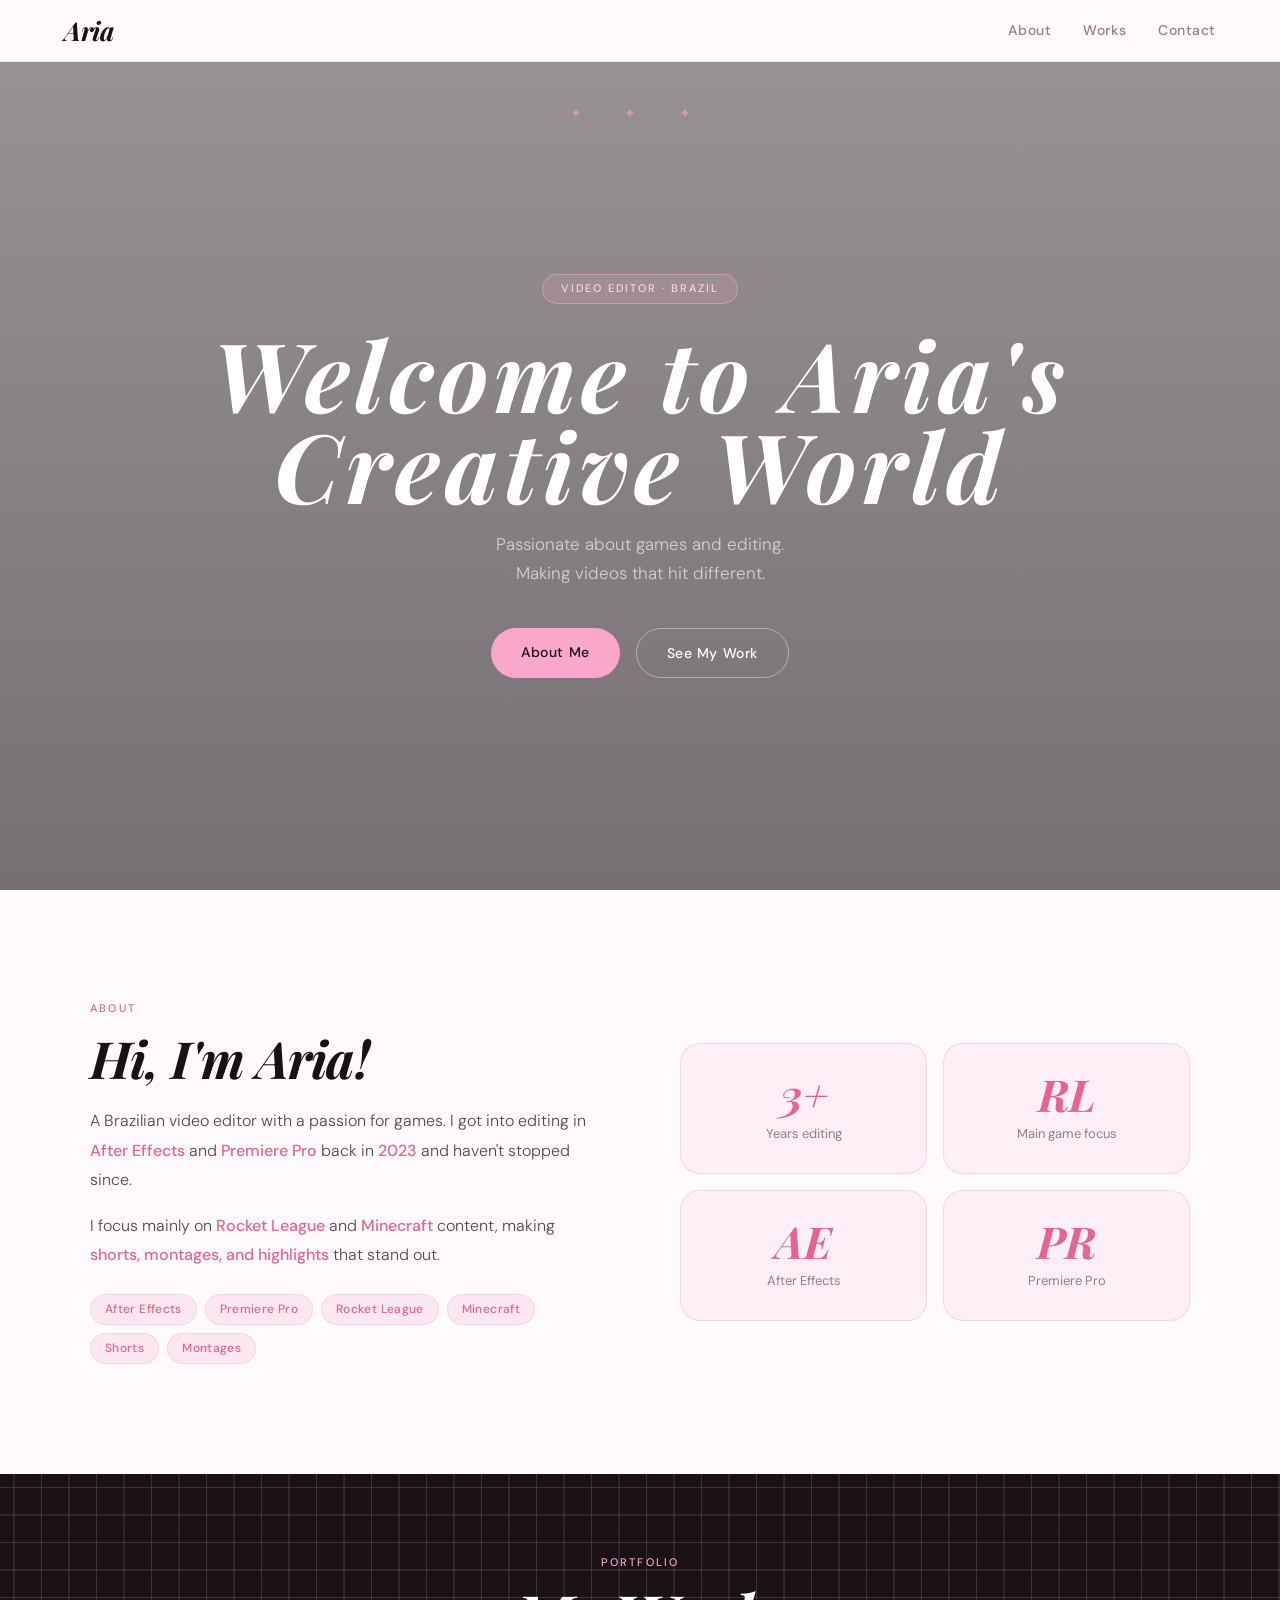
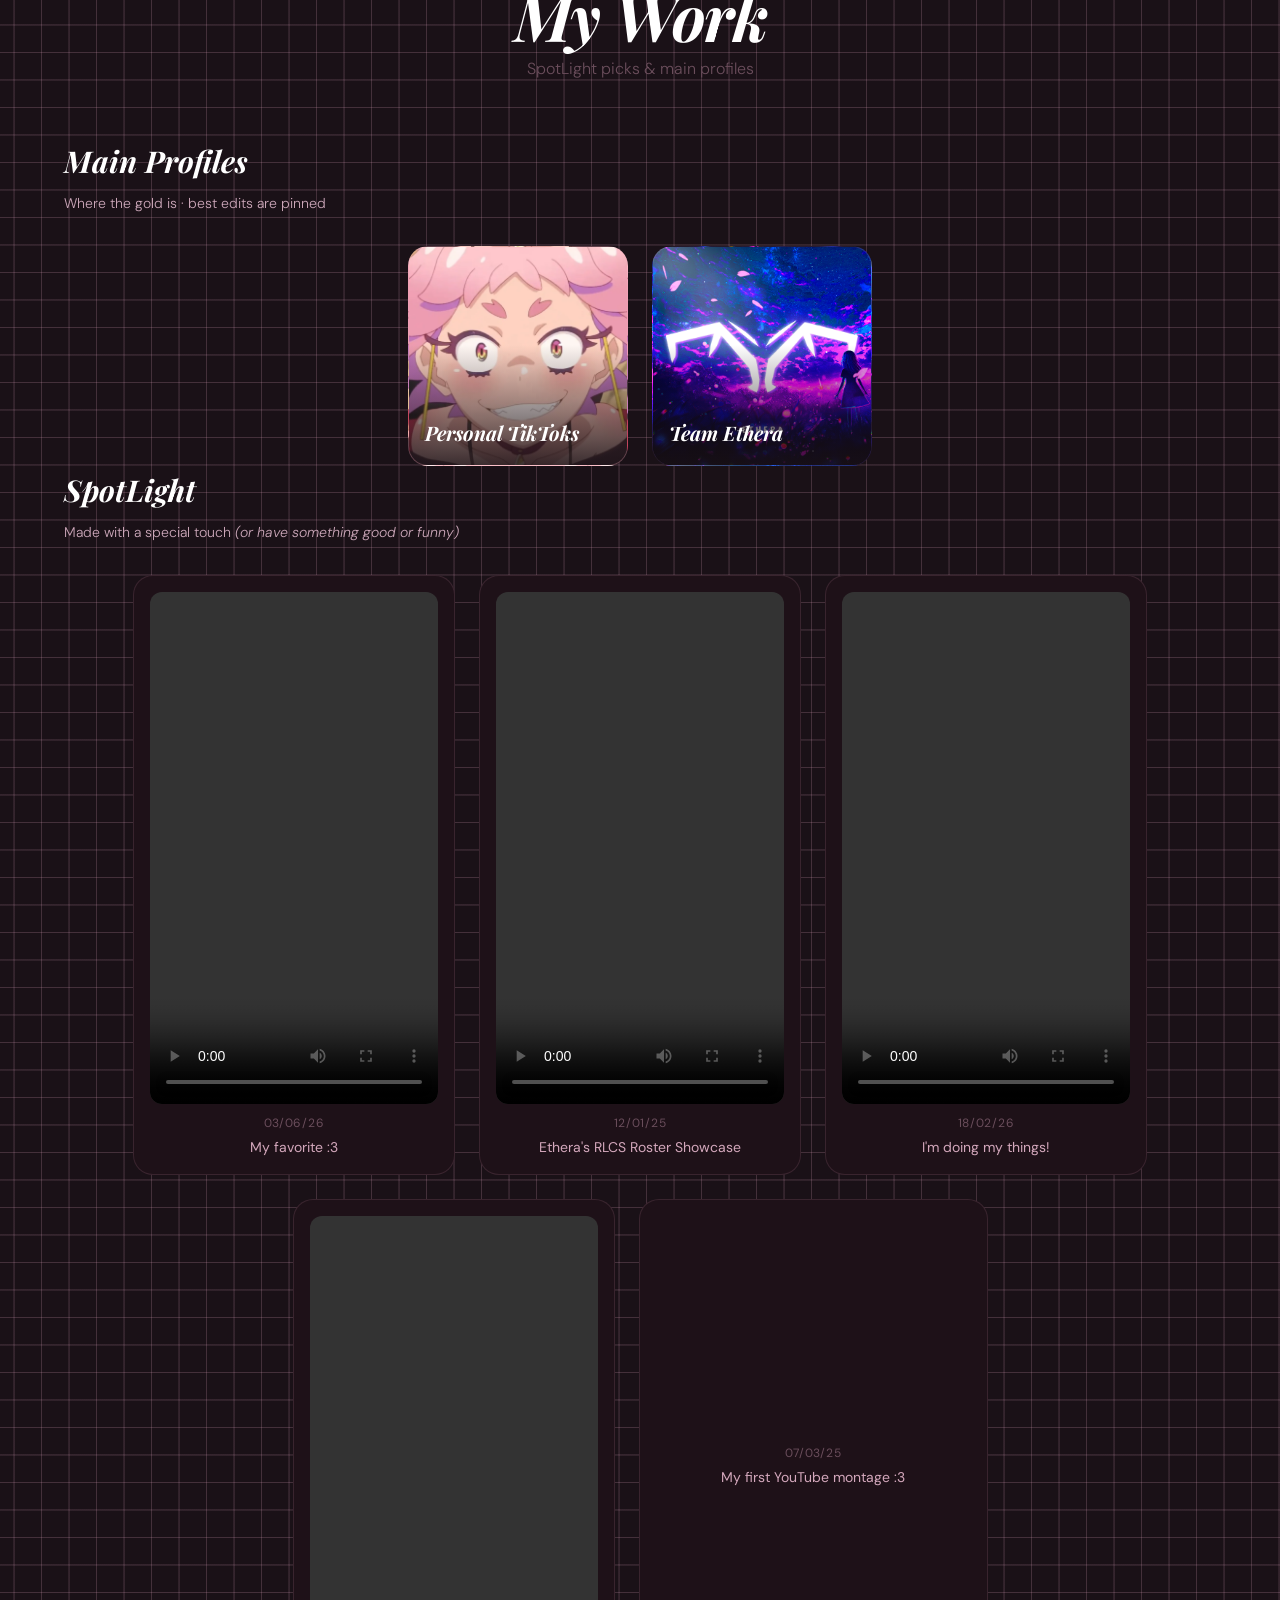
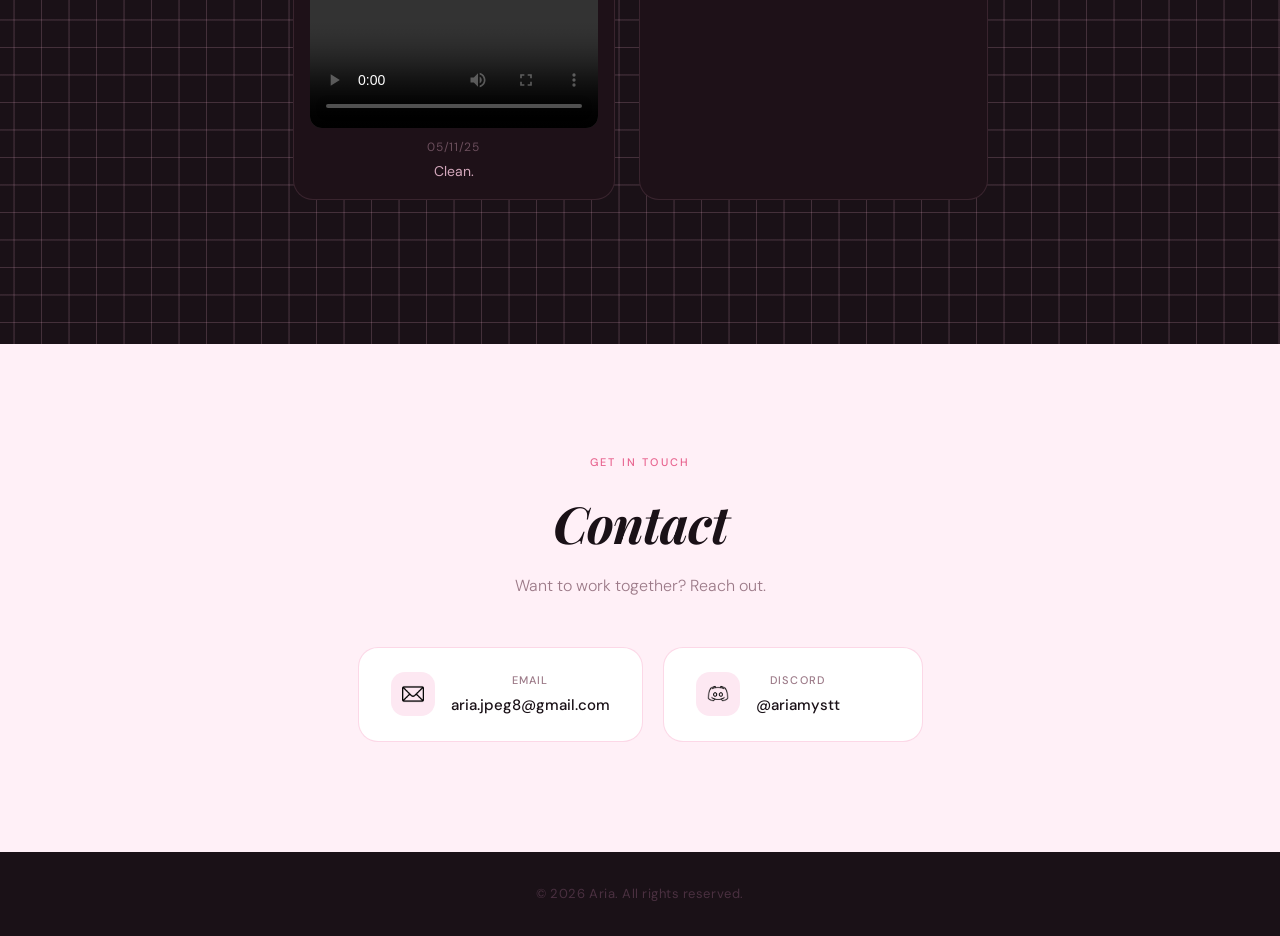
<file: index.html>
<!DOCTYPE html>
<html lang="en">
<head>
  <meta charset="UTF-8">
  <meta name="viewport" content="width=device-width, initial-scale=1.0">
  <link rel="stylesheet" href="styles.css">
  <link href="https://fonts.googleapis.com/css2?family=Playfair+Display:ital,wght@0,400;0,700;1,400;1,700&family=DM+Sans:wght@300;400;500&display=swap" rel="stylesheet">
  <title>Aria - Video Editor Portfolio</title>
  <script defer src="app.js"></script>
</head>
<body>

  <nav>
    <span class="nav-logo">Aria</span>
    <div class="nav-links">
      <a href="#about">About</a>
      <a href="#works">Works</a>
      <a href="#contact">Contact</a>
    </div>
  </nav>

  <!-- HERO -->
  <section id="hero">
    <div class="hero-content">
      <span class="hero-eyebrow">Video Editor · Brazil</span>
      <h1>Welcome to Aria's<br><em>Creative World</em></h1>
      <p>Passionate about games and editing.<br>Making videos that hit different.</p>
      <div class="hero-btns">
        <a href="#about" class="btn-primary">About Me</a>
        <a href="#works" class="btn-outline">See My Work</a>
      </div>
    </div>
  </section>

  <!-- ABOUT -->
  <section id="about">
    <div class="about-grid">
      <div class="about-text">
        <div class="section-label">About</div>
        <h2>Hi, I'm <em>Aria!</em></h2>
        <p>A Brazilian video editor with a passion for games. I got into editing in <strong>After Effects</strong> and <strong>Premiere Pro</strong> back in <strong>2023</strong> and haven't stopped since.</p>
        <p>I focus mainly on <strong>Rocket League</strong> and <strong>Minecraft</strong> content, making <strong>shorts, montages, and highlights</strong> that stand out.</p>
        <div class="about-tags">
          <span class="tag">After Effects</span>
          <span class="tag">Premiere Pro</span>
          <span class="tag">Rocket League</span>
          <span class="tag">Minecraft</span>
          <span class="tag">Shorts</span>
          <span class="tag">Montages</span>
        </div>
      </div>
      <div class="about-stats">
        <div class="stat-card">
          <div class="stat-num">3+</div>
          <div class="stat-label">Years editing</div>
        </div>
        <div class="stat-card">
          <div class="stat-num"><em>RL</em></div>
          <div class="stat-label">Main game focus</div>
        </div>
        <div class="stat-card">
          <div class="stat-num"><em>AE</em></div>
          <div class="stat-label">After Effects</div>
        </div>
        <div class="stat-card">
          <div class="stat-num"><em>PR</em></div>
          <div class="stat-label">Premiere Pro</div>
        </div>
      </div>
    </div>
  </section>

  <!-- WORKS -->
  <section id="works">
    <div class="works-header">
      <div class="section-label">Portfolio</div>
      <h2><em>My Work</em></h2>
      <p>SpotLight picks &amp; main profiles</p>
    </div>


    <!-- profiles -->
    <div class="profiles-section">
      <div class="profiles-title"><em>Main Profiles</em></div>
      <div class="profiles-sub">Where the gold is · best edits are pinned</div>
      <div class="profiles-row">
        <a href="works/rl/personal" class="profile-btn" style="background-image:url(images/pfp.png)">
          <span class="profile-label">Personal TikToks</span>
        </a>
        <a href="works/rl/ethera" class="profile-btn" style="background-image:url(images/ethera_icon.png)">
          <span class="profile-label">Team Ethera</span>
        </a>
      </div>
    </div>

    <!-- spotlight -->
    <div id="spotlight">
      <div class="spotlight-title"><em>SpotLight</em></div>
      <div class="spotlight-sub">Made with a special touch <em>(or have something good or funny)</em></div>
      <div class="videos-row">
        <div class="video-card">
          <video width="288" height="512" controls>
            <source src="https://github.com/AriaMystt/Editing-Portfolio/raw/refs/heads/main/resources/rl-vids/personal/03-06-2026.mp4">
          </video>
          <div class="date">03/06/26</div>
          <div class="desc">My favorite :3</div>
        </div>

        <div class="video-card">
          <video width="288" height="512" controls>
            <source src="https://github.com/aria-jpeg/video-editing-portifolio/raw/refs/heads/main/resources/rl-vids/ethera/12-01-25.mp4">
          </video>
          <div class="date">12/01/25</div>
          <div class="desc">Ethera's RLCS Roster Showcase</div>
        </div>

        <div class="video-card">
          <video width="288" height="512" controls>
            <source src="https://github.com/AriaMystt/Editing-Portfolio/raw/refs/heads/main/resources/rl-vids/personal/18-02-2026.mp4">
          </video>
          <div class="date">18/02/26</div>
          <div class="desc">I'm doing my things!</div>
        </div>

        <div class="video-card">
          <video width="288" height="512" controls>
            <source src="https://github.com/AriaMystt/Editing-Portfolio/raw/refs/heads/main/resources/rl-vids/personal/05-11-2025-1.mp4">
          </video>
          <div class="date">05/11/25</div>
          <div class="desc">Clean.</div>
        </div>

        <div class="video-card">
          <iframe width="315" height="218" src="https://www.youtube-nocookie.com/embed/_9OwTbi3t78?si=dt-7EjVFsHb7SFbk" title="YouTube video player" frameborder="0" allow="accelerometer; autoplay; clipboard-write; encrypted-media; gyroscope; picture-in-picture; web-share" referrerpolicy="strict-origin-when-cross-origin" allowfullscreen></iframe>
          <div class="date">07/03/25</div>
          <div class="desc">My first YouTube montage :3</div>
        </div>
      </div>
    </div>
  </section>

  <!-- CONTACT -->
  <section id="contact">
    <div class="section-label">Get in touch</div>
    <h2><em>Contact</em></h2>
    <p class="contact-sub">Want to work together? Reach out.</p>
    <div class="contact-cards">

      <div class="contact-card">
        <div class="contact-icon">
          <img src="images/mail.png" alt="Email icon">
        </div>
        <div class="contact-info">
          <div class="label">Email</div>
          <div class="value">aria.jpeg8@gmail.com</div>
        </div>
      </div>

      <div class="contact-card">
        <div class="contact-icon">
          <img src="images/discord.webp" alt="Discord icon">
        </div>
        <div class="contact-info">
          <div class="label">Discord</div>
          <div class="value">@ariamystt</div>
        </div>
      </div>

    </div>
  </section>

  <footer>
    <p>&copy; <span id="yr"></span> Aria. All rights reserved.</p>
  </footer>

  <script>document.getElementById('yr').textContent = new Date().getFullYear();</script>

</body>
</html>
</file>
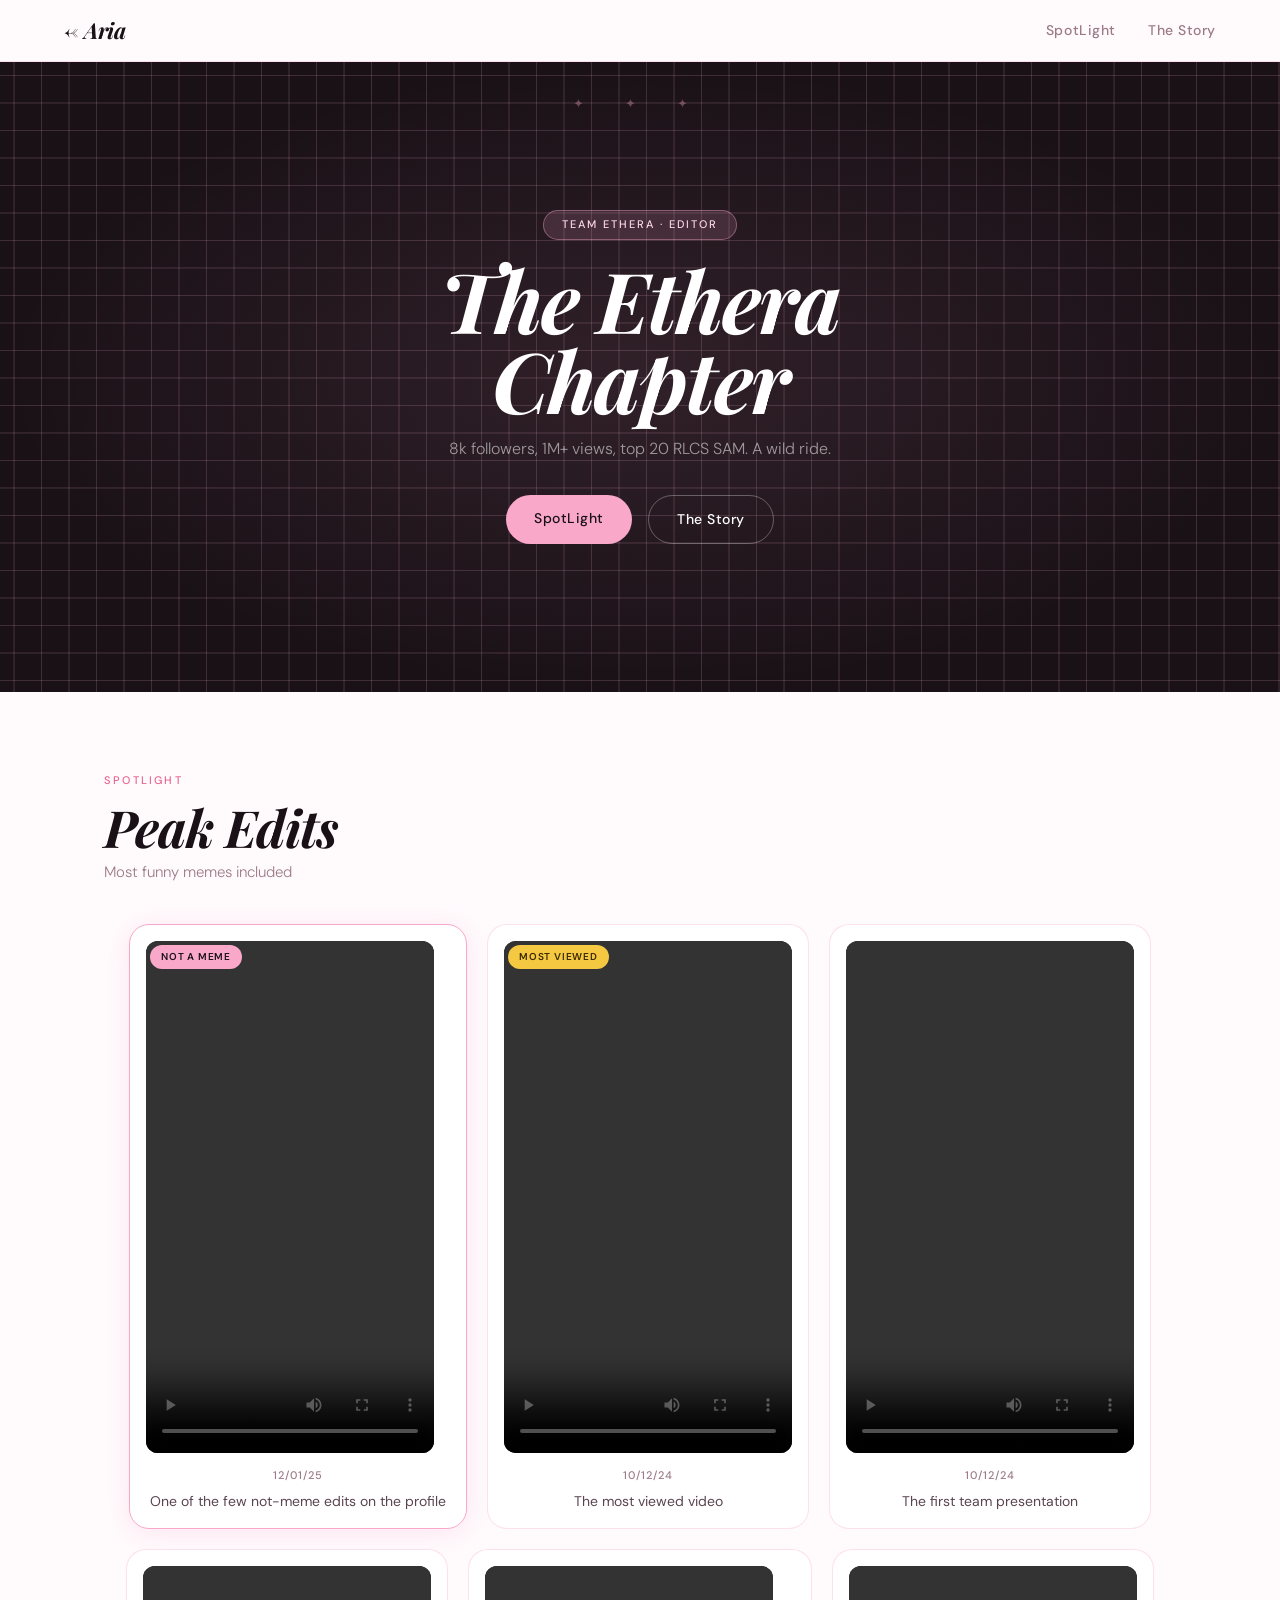
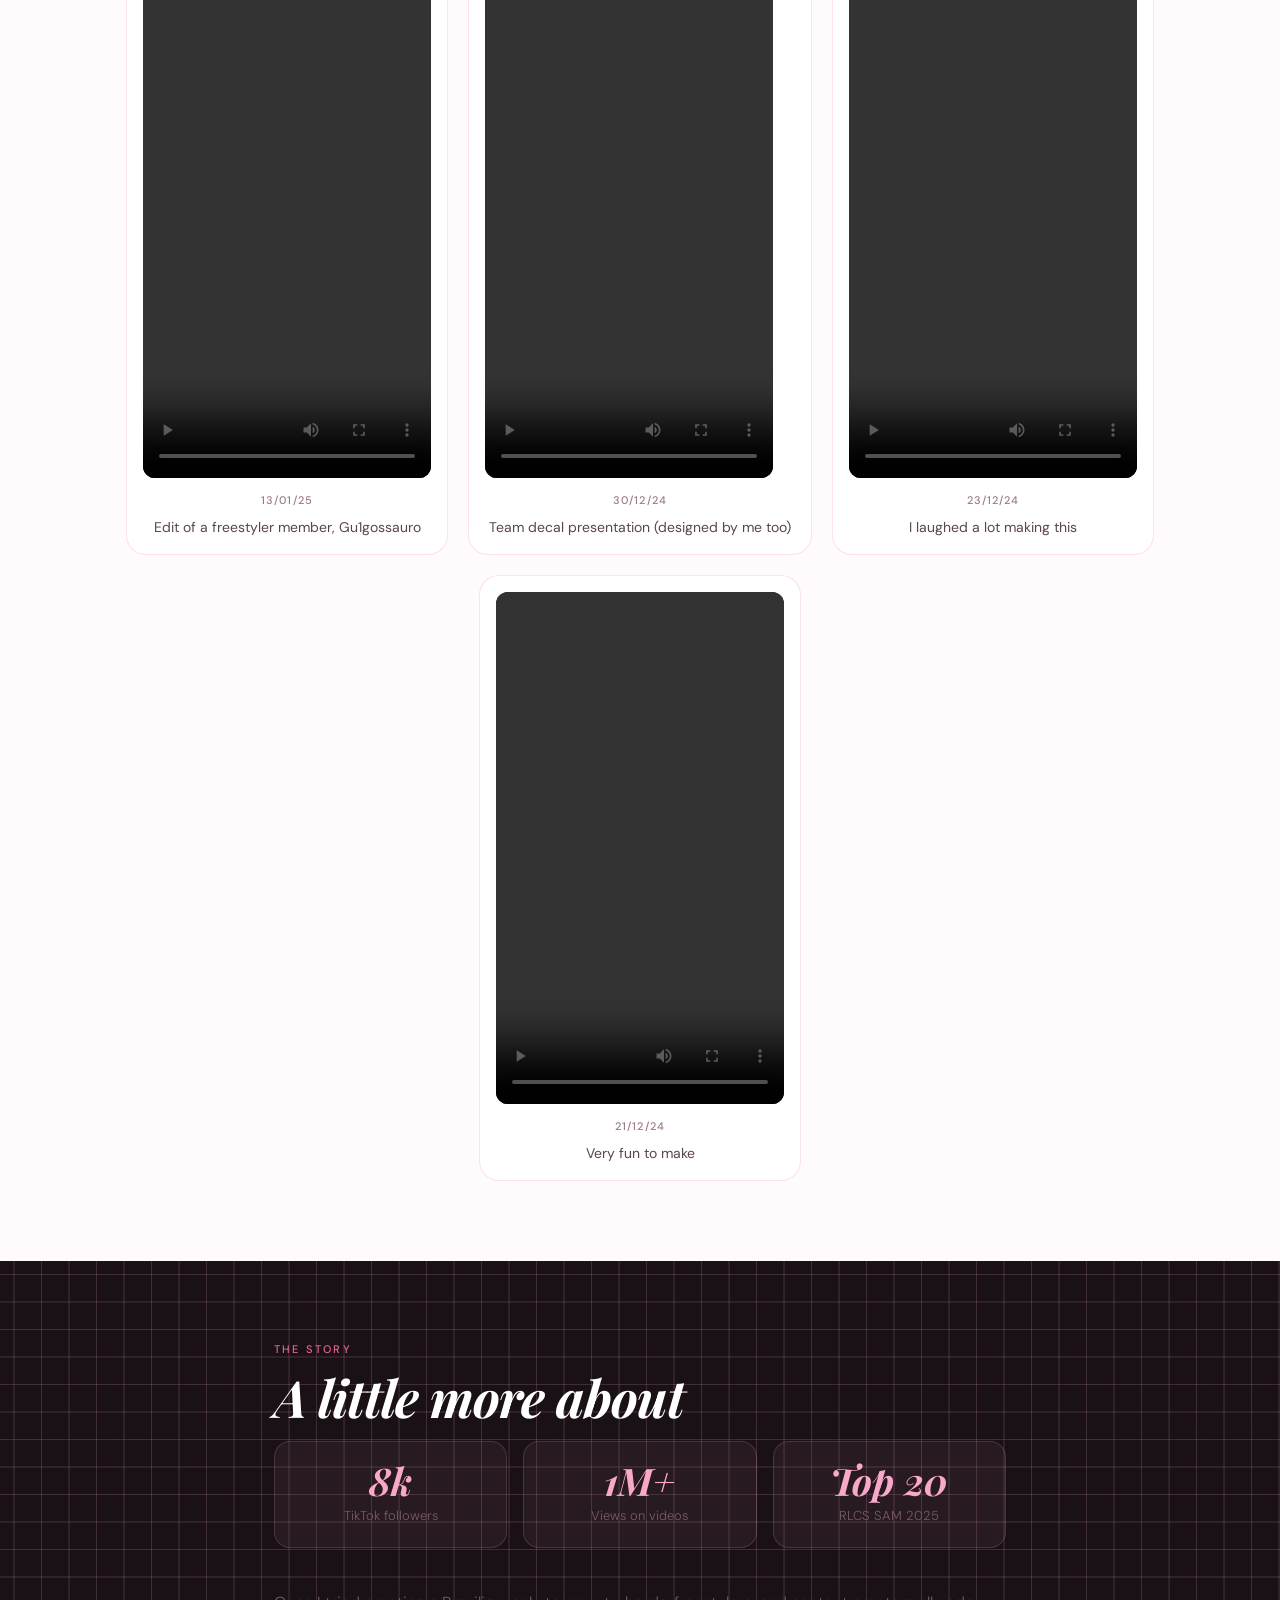
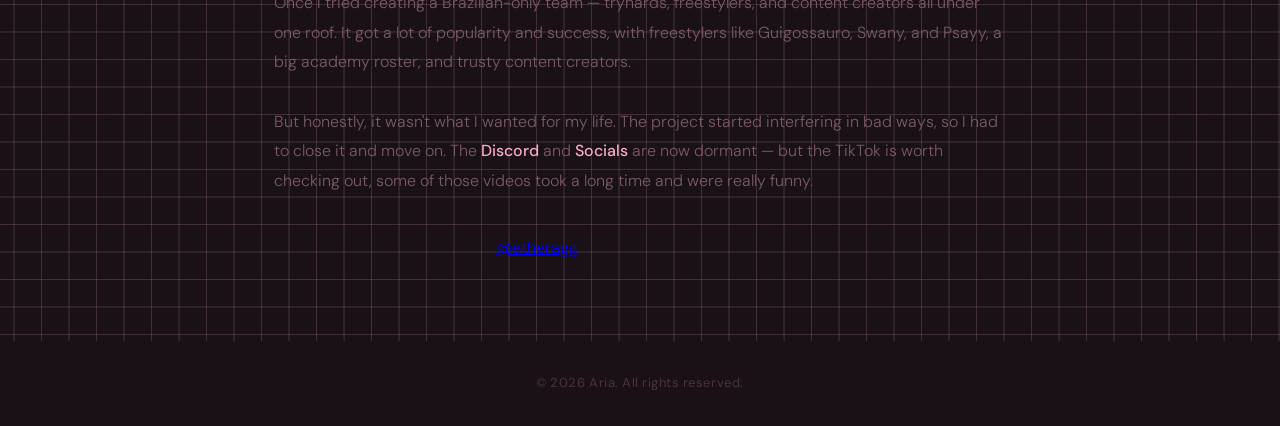
<file: works/rl/ethera.html>
<!DOCTYPE html>
<html lang="en">
<head>
  <meta charset="UTF-8">
  <meta name="viewport" content="width=device-width, initial-scale=1.0">
  <link href="https://fonts.googleapis.com/css2?family=Playfair+Display:ital,wght@0,400;0,700;1,400;1,700&family=DM+Sans:wght@300;400;500&display=swap" rel="stylesheet">
  <title>Aria — Team Ethera</title>
  <script defer src="../../app.js"></script>
  <style>
@import url('https://fonts.googleapis.com/css2?family=Playfair+Display:ital,wght@0,400;0,700;1,400;1,700&family=DM+Sans:wght@300;400;500&display=swap');

*{margin:0;padding:0;box-sizing:border-box}

:root{
  --pink:#f9a8c9;
  --pink-soft:#fde8f2;
  --pink-deep:#e8648f;
  --pink-pale:#fff0f7;
  --black:#1a1117;
  --black2:#2e2029;
  --white:#fffbfd;
  --grid-color:rgba(233,170,200,0.18);
  --text-muted:#9c7a88;
}

body{
  font-family:'DM Sans',sans-serif;
  background:var(--white);
  color:var(--black);
  overflow-x:hidden;
  line-height:1.6;
}

/* ── NAV ─────────────────────────────────────────────── */

nav{
  position:sticky;
  top:0;
  z-index:100;
  background:rgba(255,251,253,0.92);
  backdrop-filter:blur(12px);
  border-bottom:1px solid rgba(249,168,201,0.35);
  display:flex;
  align-items:center;
  justify-content:space-between;
  padding:0 5%;
  height:62px;
}

.nav-logo{
  font-family:'Playfair Display',serif;
  font-style:italic;
  font-size:22px;
  font-weight:700;
  color:var(--black);
  text-decoration:none;
  letter-spacing:-0.5px;
  transition:color .2s;
}

.nav-logo:hover{color:var(--pink-deep)}

.nav-links{
  display:flex;
  gap:2rem;
  align-items:center;
}

.nav-links a{
  color:var(--text-muted);
  font-size:14px;
  font-weight:500;
  text-decoration:none;
  letter-spacing:.04em;
  transition:color .2s;
}

.nav-links a:hover{color:var(--pink-deep)}

/* ── HERO ────────────────────────────────────────────── */

#hero{
  min-height:70vh;
  display:flex;
  align-items:center;
  justify-content:center;
  text-align:center;
  background:var(--black);
  background-image:
    linear-gradient(0deg,transparent 24%,var(--grid-color) 25%,var(--grid-color) 26%,transparent 27%,transparent 74%,var(--grid-color) 75%,var(--grid-color) 76%,transparent 77%,transparent),
    linear-gradient(90deg,transparent 24%,var(--grid-color) 25%,var(--grid-color) 26%,transparent 27%,transparent 74%,var(--grid-color) 75%,var(--grid-color) 76%,transparent 77%,transparent);
  background-size:55px 55px;
  position:relative;
}

#hero::after{
  content:'';
  position:absolute;
  inset:0;
  background:radial-gradient(ellipse at center,rgba(249,168,201,0.1) 0%,transparent 70%);
  pointer-events:none;
}

#hero::before{
  content:'✦  ✦  ✦';
  position:absolute;
  top:2rem;
  left:50%;
  transform:translateX(-50%);
  color:rgba(249,168,201,.35);
  font-size:13px;
  letter-spacing:1.2rem;
  z-index:1;
  pointer-events:none;
}

.hero-content{
  position:relative;
  z-index:1;
  max-width:700px;
  padding:4rem 2rem;
}

.hero-eyebrow{
  display:inline-block;
  background:rgba(249,168,201,.15);
  border:1px solid rgba(249,168,201,.4);
  color:#fcd5e9;
  font-size:11px;
  font-weight:500;
  letter-spacing:.18em;
  text-transform:uppercase;
  padding:5px 18px;
  border-radius:100px;
  margin-bottom:1.25rem;
}

.hero-content h1{
  font-family:'Playfair Display',serif;
  font-style:italic;
  font-size:clamp(42px,7vw,84px);
  font-weight:700;
  color:#fff;
  line-height:.95;
  margin-bottom:1rem;
  letter-spacing:-2px;
}

.hero-content p{
  font-size:16px;
  color:rgba(255,255,255,.55);
  margin-bottom:2rem;
  font-weight:300;
  line-height:1.75;
}

.hero-btns{
  display:flex;
  gap:1rem;
  justify-content:center;
  flex-wrap:wrap;
}

.btn-primary{
  background:var(--pink);
  color:var(--black);
  border:none;
  padding:12px 28px;
  border-radius:100px;
  font-family:'DM Sans',sans-serif;
  font-weight:500;
  font-size:14px;
  letter-spacing:.04em;
  cursor:pointer;
  transition:all .2s;
  text-decoration:none;
  display:inline-block;
}

.btn-primary:hover{
  background:var(--pink-deep);
  color:#fff;
  transform:translateY(-2px);
}

.btn-outline{
  background:transparent;
  color:#fff;
  border:1px solid rgba(255,255,255,.3);
  padding:12px 28px;
  border-radius:100px;
  font-family:'DM Sans',sans-serif;
  font-weight:500;
  font-size:14px;
  letter-spacing:.04em;
  cursor:pointer;
  transition:all .2s;
  text-decoration:none;
  display:inline-block;
}

.btn-outline:hover{
  border-color:var(--pink);
  color:var(--pink);
  transform:translateY(-2px);
}

/* ── SHARED SECTION ──────────────────────────────────── */

.section-inner{
  max-width:1200px;
  margin:0 auto;
  padding:80px 5%;
}

.section-label{
  font-size:11px;
  font-weight:500;
  letter-spacing:.2em;
  text-transform:uppercase;
  color:var(--pink-deep);
  margin-bottom:.6rem;
}

.section-sub{
  color:var(--text-muted);
  font-size:15px;
  font-weight:300;
  margin-top:.25rem;
  margin-bottom:2.5rem;
}

/* ── VIDEOS SECTION ──────────────────────────────────── */

#videos{
  background:var(--white);
}

#videos h2{
  font-family:'Playfair Display',serif;
  font-style:italic;
  font-size:clamp(30px,4vw,52px);
  font-weight:700;
  letter-spacing:-1px;
  margin-bottom:.25rem;
  color:var(--black);
  line-height:1.1;
}

.videos-grid{
  display:flex;
  flex-wrap:wrap;
  justify-content:center;
  gap:1.25rem;
}

.video-card{
  background:#fff;
  border:1px solid rgba(249,168,201,.35);
  border-radius:20px;
  padding:1rem;
  text-align:center;
  transition:transform .3s,border-color .3s,box-shadow .3s;
  position:relative;
}

.video-card:hover{
  transform:translateY(-5px);
  border-color:var(--pink-deep);
  box-shadow:0 10px 36px rgba(232,100,143,.15);
}

.video-card video{
  border-radius:12px;
  display:block;
  width:288px;
  height:512px;
  background:#1a1117;
}

.card-meta{
  padding:.5rem .25rem 0;
}

.card-meta .date{
  font-size:11px;
  font-weight:500;
  letter-spacing:.1em;
  text-transform:uppercase;
  color:var(--text-muted);
}

.card-meta .desc{
  font-size:14px;
  font-weight:400;
  color:#5a4450;
  margin-top:.25rem;
}

/* pinned card */

.video-card.pinned{
  border-color:var(--pink);
  box-shadow:0 4px 28px rgba(249,168,201,.25);
}

.pin-badge{
  position:absolute;
  top:1.25rem;
  left:1.25rem;
  background:var(--pink);
  color:var(--black);
  font-size:10px;
  font-weight:600;
  letter-spacing:.08em;
  text-transform:uppercase;
  padding:4px 11px;
  border-radius:100px;
  z-index:1;
}

.views-badge{
  background:#f5c842;
  color:#3a2a00;
}

/* ── MORE SECTION ────────────────────────────────────── */

#more{
  background:var(--black);
  background-image:
    linear-gradient(0deg,transparent 24%,var(--grid-color) 25%,var(--grid-color) 26%,transparent 27%,transparent 74%,var(--grid-color) 75%,var(--grid-color) 76%,transparent 77%,transparent),
    linear-gradient(90deg,transparent 24%,var(--grid-color) 25%,var(--grid-color) 26%,transparent 27%,transparent 74%,var(--grid-color) 75%,var(--grid-color) 76%,transparent 77%,transparent);
  background-size:55px 55px;
}

.more-inner{
  max-width:860px;
}

#more h2{
  font-family:'Playfair Display',serif;
  font-style:italic;
  font-size:clamp(30px,4vw,52px);
  font-weight:700;
  letter-spacing:-1px;
  color:#fff;
  margin-bottom:1rem;
  line-height:1.1;
}

.more-body{
  font-size:16px;
  line-height:1.85;
  color:#7a5a68;
  margin-bottom:2.5rem;
  font-weight:300;
}

.more-body a{
  color:var(--pink);
  text-decoration:none;
  font-weight:500;
}

.more-body a:hover{
  color:var(--pink-deep);
  text-decoration:underline;
}

.tiktok-wrapper{
  display:flex;
  justify-content:center;
}

/* ── ETHERA STATS ────────────────────────────────────── */

.ethera-stats{
  display:flex;
  flex-wrap:wrap;
  gap:1rem;
  margin-bottom:2.5rem;
}

.estat{
  background:rgba(249,168,201,.06);
  border:1px solid rgba(249,168,201,.18);
  border-radius:16px;
  padding:1.25rem 2rem;
  text-align:center;
  flex:1;
  min-width:140px;
}

.estat-num{
  font-family:'Playfair Display',serif;
  font-style:italic;
  font-size:38px;
  font-weight:700;
  color:var(--pink);
  line-height:1;
}

.estat-label{
  font-size:13px;
  color:#7a5a68;
  margin-top:.4rem;
  font-weight:300;
}

/* ── FOOTER ──────────────────────────────────────────── */

footer{
  background:var(--black);
  color:#4a3040;
  text-align:center;
  padding:2rem;
  font-size:13px;
  letter-spacing:.04em;
}

/* ── RESPONSIVE ──────────────────────────────────────── */

@media(max-width:600px){
  nav{padding:0 1rem}
  .nav-links{gap:1.2rem}
  .section-inner{padding:60px 1rem}
  .video-card video{width:240px;height:426px}
}
  </style>
</head>
<body>

  <nav>
    <a class="nav-logo" href="../../index">← Aria</a>
    <div class="nav-links">
      <a href="#videos">SpotLight</a>
      <a href="#more">The Story</a>
    </div>
  </nav>

  <section id="hero">
    <div class="hero-content">
      <span class="hero-eyebrow">Team Ethera · Editor</span>
      <h1>The Ethera<br><em>Chapter</em></h1>
      <p>8k followers, 1M+ views, top 20 RLCS SAM. A wild ride.</p>
      <div class="hero-btns">
        <a href="#videos" class="btn-primary">SpotLight</a>
        <a href="#more" class="btn-outline">The Story</a>
      </div>
    </div>
  </section>

  <section id="videos">
    <div class="section-inner">
      <div class="section-label">SpotLight</div>
      <h2><em>Peak Edits</em></h2>
      <p class="section-sub">Most funny memes included</p>

      <div class="videos-grid">

        <div class="video-card pinned">
          <div class="pin-badge">Not a meme</div>
          <video controls>
            <source src="https://github.com/aria-jpeg/portifolio-test/raw/refs/heads/main/resources/rl-vids/ethera/12-01-25.mp4">
          </video>
          <div class="card-meta">
            <span class="date">12/01/25</span>
            <p class="desc">One of the few not-meme edits on the profile</p>
          </div>
        </div>

        <div class="video-card">
          <div class="pin-badge views-badge">Most viewed</div>
          <video controls>
            <source src="https://github.com/aria-jpeg/portifolio-test/raw/refs/heads/main/resources/rl-vids/ethera/10-12-24.mp4">
          </video>
          <div class="card-meta">
            <span class="date">10/12/24</span>
            <p class="desc">The most viewed video</p>
          </div>
        </div>

        <div class="video-card">
          <video controls>
            <source src="https://github.com/aria-jpeg/portifolio-test/raw/refs/heads/main/resources/rl-vids/ethera/10-12-24-2.mp4">
          </video>
          <div class="card-meta">
            <span class="date">10/12/24</span>
            <p class="desc">The first team presentation</p>
          </div>
        </div>

        <div class="video-card">
          <video controls>
            <source src="https://github.com/aria-jpeg/portifolio-test/raw/refs/heads/main/resources/rl-vids/ethera/13-01-25.mp4">
          </video>
          <div class="card-meta">
            <span class="date">13/01/25</span>
            <p class="desc">Edit of a freestyler member, Gu1gossauro</p>
          </div>
        </div>

        <div class="video-card">
          <video controls>
            <source src="https://github.com/aria-jpeg/portifolio-test/raw/refs/heads/main/resources/rl-vids/ethera/30-12-24.mp4">
          </video>
          <div class="card-meta">
            <span class="date">30/12/24</span>
            <p class="desc">Team decal presentation (designed by me too)</p>
          </div>
        </div>

        <div class="video-card">
          <video controls>
            <source src="https://github.com/aria-jpeg/portifolio-test/raw/refs/heads/main/resources/rl-vids/ethera/23-12-24.mp4">
          </video>
          <div class="card-meta">
            <span class="date">23/12/24</span>
            <p class="desc">I laughed a lot making this</p>
          </div>
        </div>

        <div class="video-card">
          <video controls>
            <source src="https://github.com/aria-jpeg/portifolio-test/raw/refs/heads/main/resources/rl-vids/ethera/21-12-24.mp4">
          </video>
          <div class="card-meta">
            <span class="date">21/12/24</span>
            <p class="desc">Very fun to make</p>
          </div>
        </div>

      </div>
    </div>
  </section>

  <section id="more">
    <div class="section-inner more-inner">
      <div class="section-label">The Story</div>
      <h2><em>A little more about</em></h2>

      <div class="ethera-stats">
        <div class="estat">
          <div class="estat-num"><em>8k</em></div>
          <div class="estat-label">TikTok followers</div>
        </div>
        <div class="estat">
          <div class="estat-num"><em>1M+</em></div>
          <div class="estat-label">Views on videos</div>
        </div>
        <div class="estat">
          <div class="estat-num"><em>Top 20</em></div>
          <div class="estat-label">RLCS SAM 2025</div>
        </div>
      </div>

      <p class="more-body">
        Once I tried creating a Brazilian-only team — tryhards, freestylers, and content creators all under one roof.
        It got a lot of popularity and success, with freestylers like Guigossauro, Swany, and Psayy, a big academy
        roster, and trusty content creators.<br><br>
        But honestly, it wasn't what I wanted for my life. The project started interfering in bad ways, so I had to
        close it and move on. The <a href="https://discord.gg/m82zJtAdym" target="_blank">Discord</a> and
        <a href="https://linktr.ee/etheragg" target="_blank">Socials</a> are now dormant — but the TikTok is
        worth checking out, some of those videos took a long time and were really funny.
      </p>

      <div class="tiktok-wrapper">
        <blockquote class="tiktok-embed"
          cite="https://www.tiktok.com/@etheragg"
          data-unique-id="etheragg"
          data-embed-type="creator"
          style="max-width:780px;min-width:288px;">
          <section><a target="_blank" href="https://www.tiktok.com/@etheragg?refer=creator_embed">@etheragg</a></section>
        </blockquote>
        <script async src="https://www.tiktok.com/embed.js"></script>
      </div>
    </div>
  </section>

  <footer>
    <p>&copy; <span id="yr"></span> Aria. All rights reserved.</p>
  </footer>
  <script>document.getElementById('yr').textContent = new Date().getFullYear();</script>

</body>
</html>
</file>
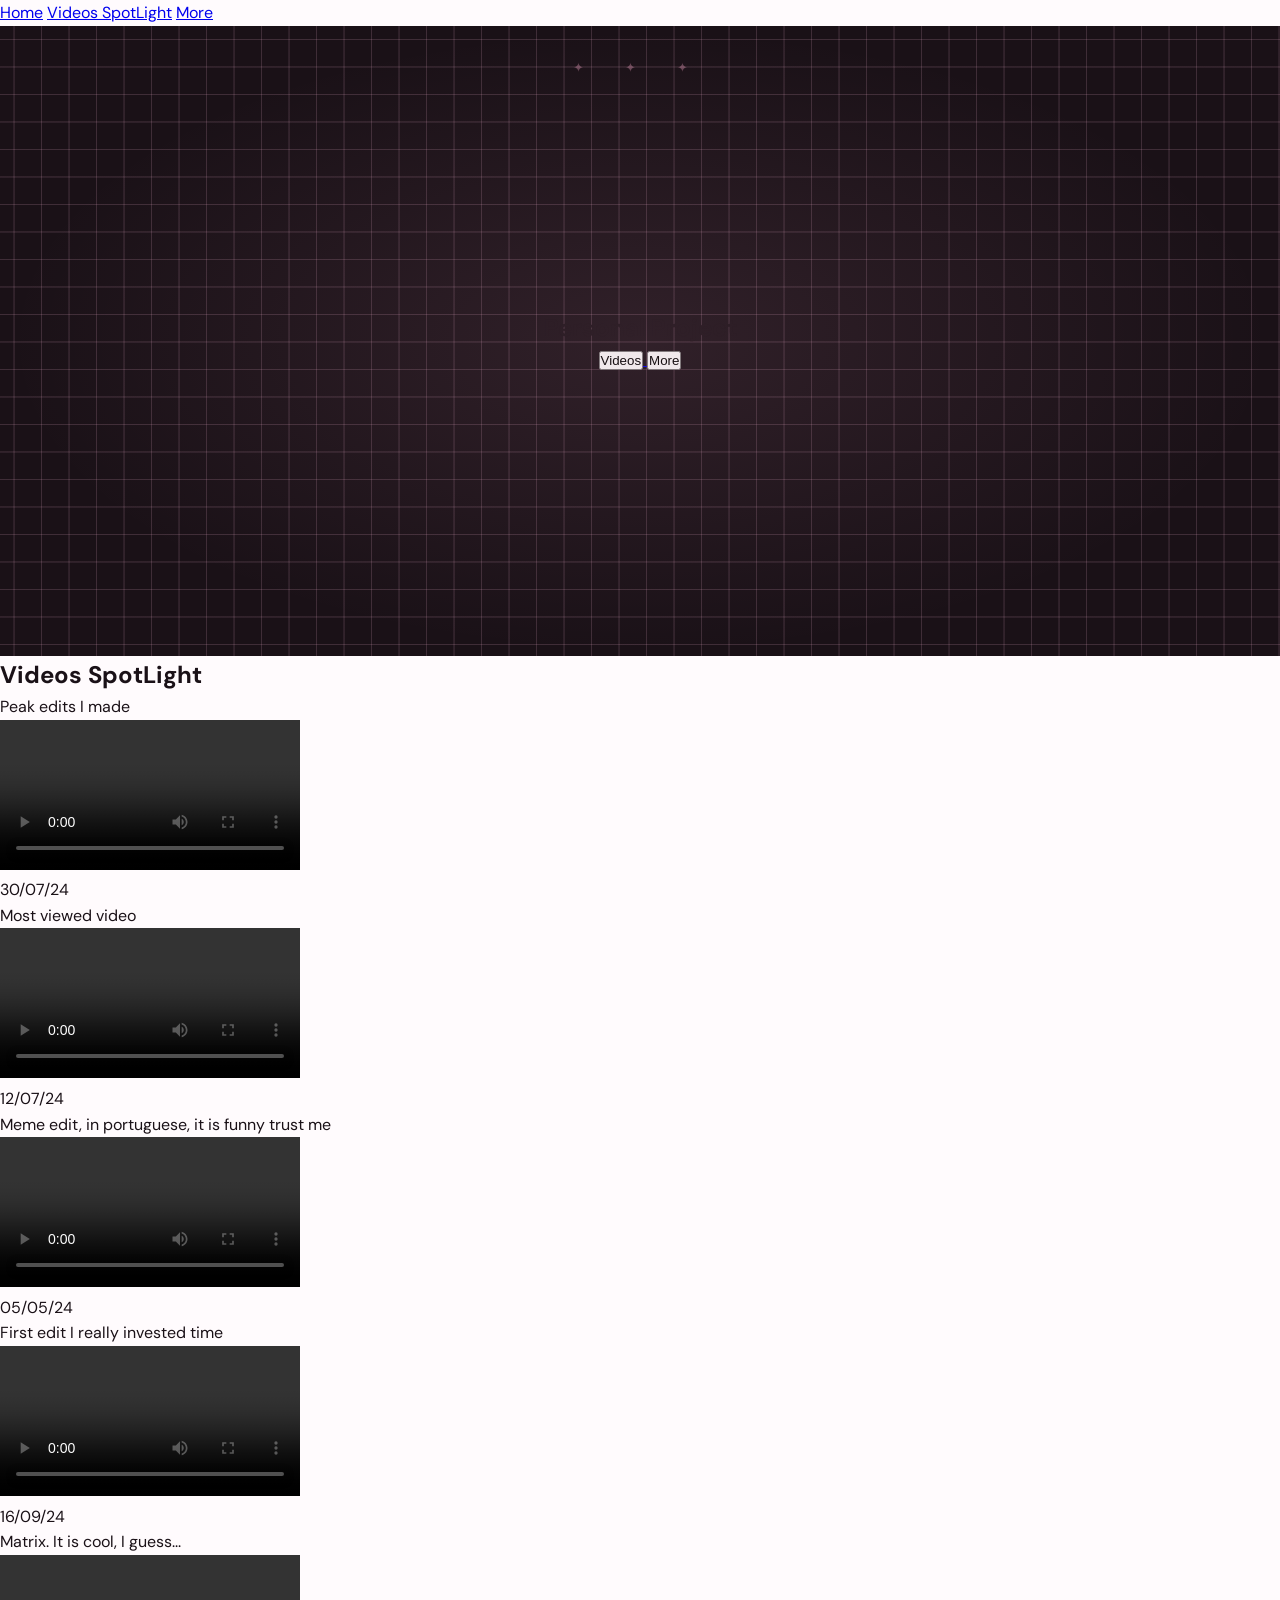
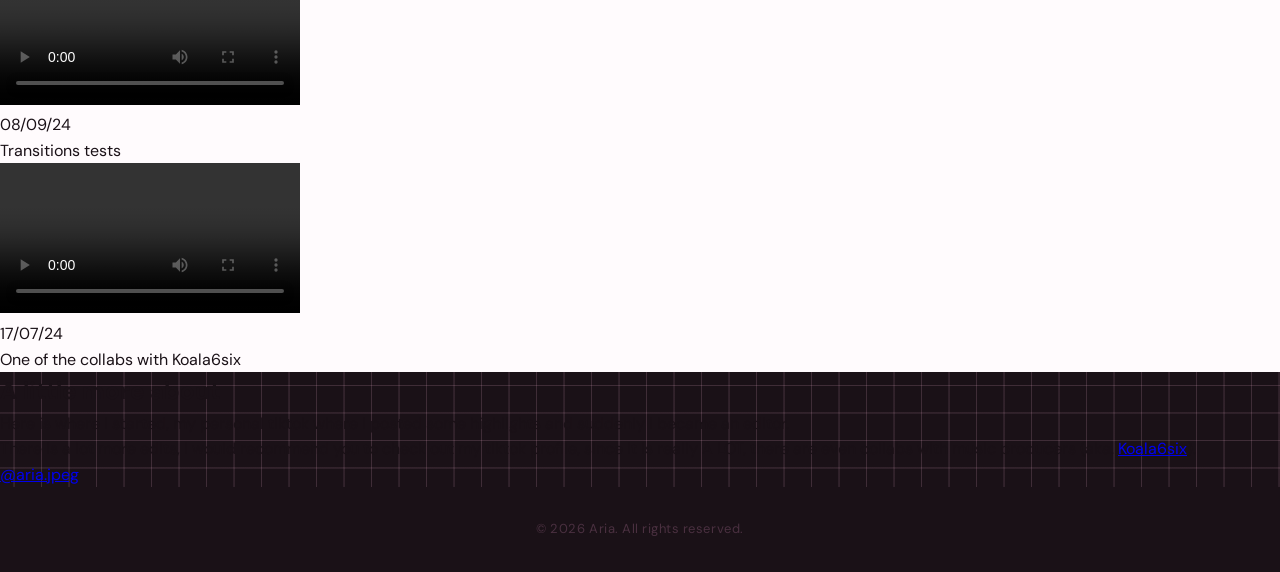
<file: works/rl/personal copy.html>
<!DOCTYPE html>
<html lang="en">

<head>

    <meta charset="UTF-8">
    <meta name="viewport" content="width=device-width, initial-scale=1.0">
    <link rel="stylesheet" href="../works-styles.css">
    <link href="https://fonts.googleapis.com/css2?family=Montserrat:wght@400;700&display=swap" rel="stylesheet">

</head>

<body>

    <header>

        <a class="back" href="../../index.html">Home</a>
        <a href="#videos">Videos SpotLight</a>
        <a href="#more">More</a>

    </header>

    <section id="hero" class="personal-hero">
        <div class="container">

            <h1>Personal Project</h1>
            <a href="#videos">
                <button>Videos</button>
            </a>

            <a href="#more">
                <button>More</button>
            </a>

        </div>
    </section>

    <section id="videos">
        <div class="container">

            <h1>Videos SpotLight</h1>
            <p>Peak edits I made</p>
            <div class="videos-section">

                <div class="item">
                    <video controls>
                        <source
                            src="https://github.com/aria-jpeg/portifolio-test/raw/refs/heads/main/resources/rl-vids/personal/30-07-24.mp4">
                        Your browser does not support the video tag.
                    </video>
                    <p class="date">30/07/24</p>
                    <p class="description">Most viewed video</p>
                </div>

                <div class="item">
                    <video controls>
                        <source
                            src="https://github.com/aria-jpeg/portifolio-test/raw/refs/heads/main/resources/rl-vids/personal/12-07-24.mp4">
                        Your browser does not support the video tag.
                    </video>
                    <p class="date">12/07/24</p>
                    <p class="description">Meme edit, in portuguese, it is funny trust me</p>
                </div>

                <div class="item">
                    <video controls>
                        <source
                            src="https://github.com/aria-jpeg/portifolio-test/raw/refs/heads/main/resources/rl-vids/personal/05-05-24.mp4">
                        Your browser does not support the video tag.
                    </video>
                    <p class="date">05/05/24</p>
                    <p class="description">First edit I really invested time</p>
                </div>

                <div class="item">
                    <video controls>
                        <source
                            src="https://github.com/aria-jpeg/portifolio-test/raw/refs/heads/main/resources/rl-vids/personal/16-09-24.mp4">
                        Your browser does not support the video tag.
                    </video>
                    <p class="date">16/09/24</p>
                    <p class="description">Matrix. It is cool, I guess...</p>
                </div>

                <div class="item">
                    <video controls>
                        <source
                            src="https://github.com/aria-jpeg/portifolio-test/raw/refs/heads/main/resources/rl-vids/personal/08-09-24.mp4">
                        Your browser does not support the video tag.
                    </video>
                    <p class="date">08/09/24</p>
                    <p class="description">Transitions tests</p>
                </div>

                <div class="item">
                    <video controls>
                        <source
                            src="https://github.com/aria-jpeg/portifolio-test/raw/refs/heads/main/resources/rl-vids/personal/17-07-24.mp4">
                        Your browser does not support the video tag.
                    </video>
                    <p class="date">17/07/24</p>
                    <p class="description">One of the collabs with Koala6six</p>
                </div>

            </div>

        </div>
    </section>

    <section id="more">
        <div class="container">
            <h1>A little more about</h1>
            <p>Here is where I started, my personal tiktok where I posted some highlights and suddenly i became an
                editor.<br>
                There is a lot more edits, I would recommend you to check out my tiktok profile, since it is
                really A LOT, there are even collabs with music producers
                (aka. <a href="https://soundcloud.com/koala6xis" target="_blank">Koala6six</a>).</p>

            <blockquote class="tiktok-embed" cite="https://www.tiktok.com/@aria.jpeg" data-unique-id="aria.jpeg"
                data-embed-type="creator" style="max-width: 780px; min-width: 288px;">
                <section> <a target="_blank" href="https://www.tiktok.com/@aria.jpeg?refer=creator_embed">@aria.jpeg</a>
                </section>
            </blockquote>
            <script async src="https://www.tiktok.com/embed.js"></script>

        </div>
    </section>


    <footer>
        <div class="container">

            <p>&copy; <span id="current-year"></span> Aria. All rights reserved.</p>
            <div class="main-social-links">



            </div>

        </div>
    </footer>
    <script>
        document.getElementById('current-year').textContent = new Date().getFullYear();
    </script>

</body>
</file>
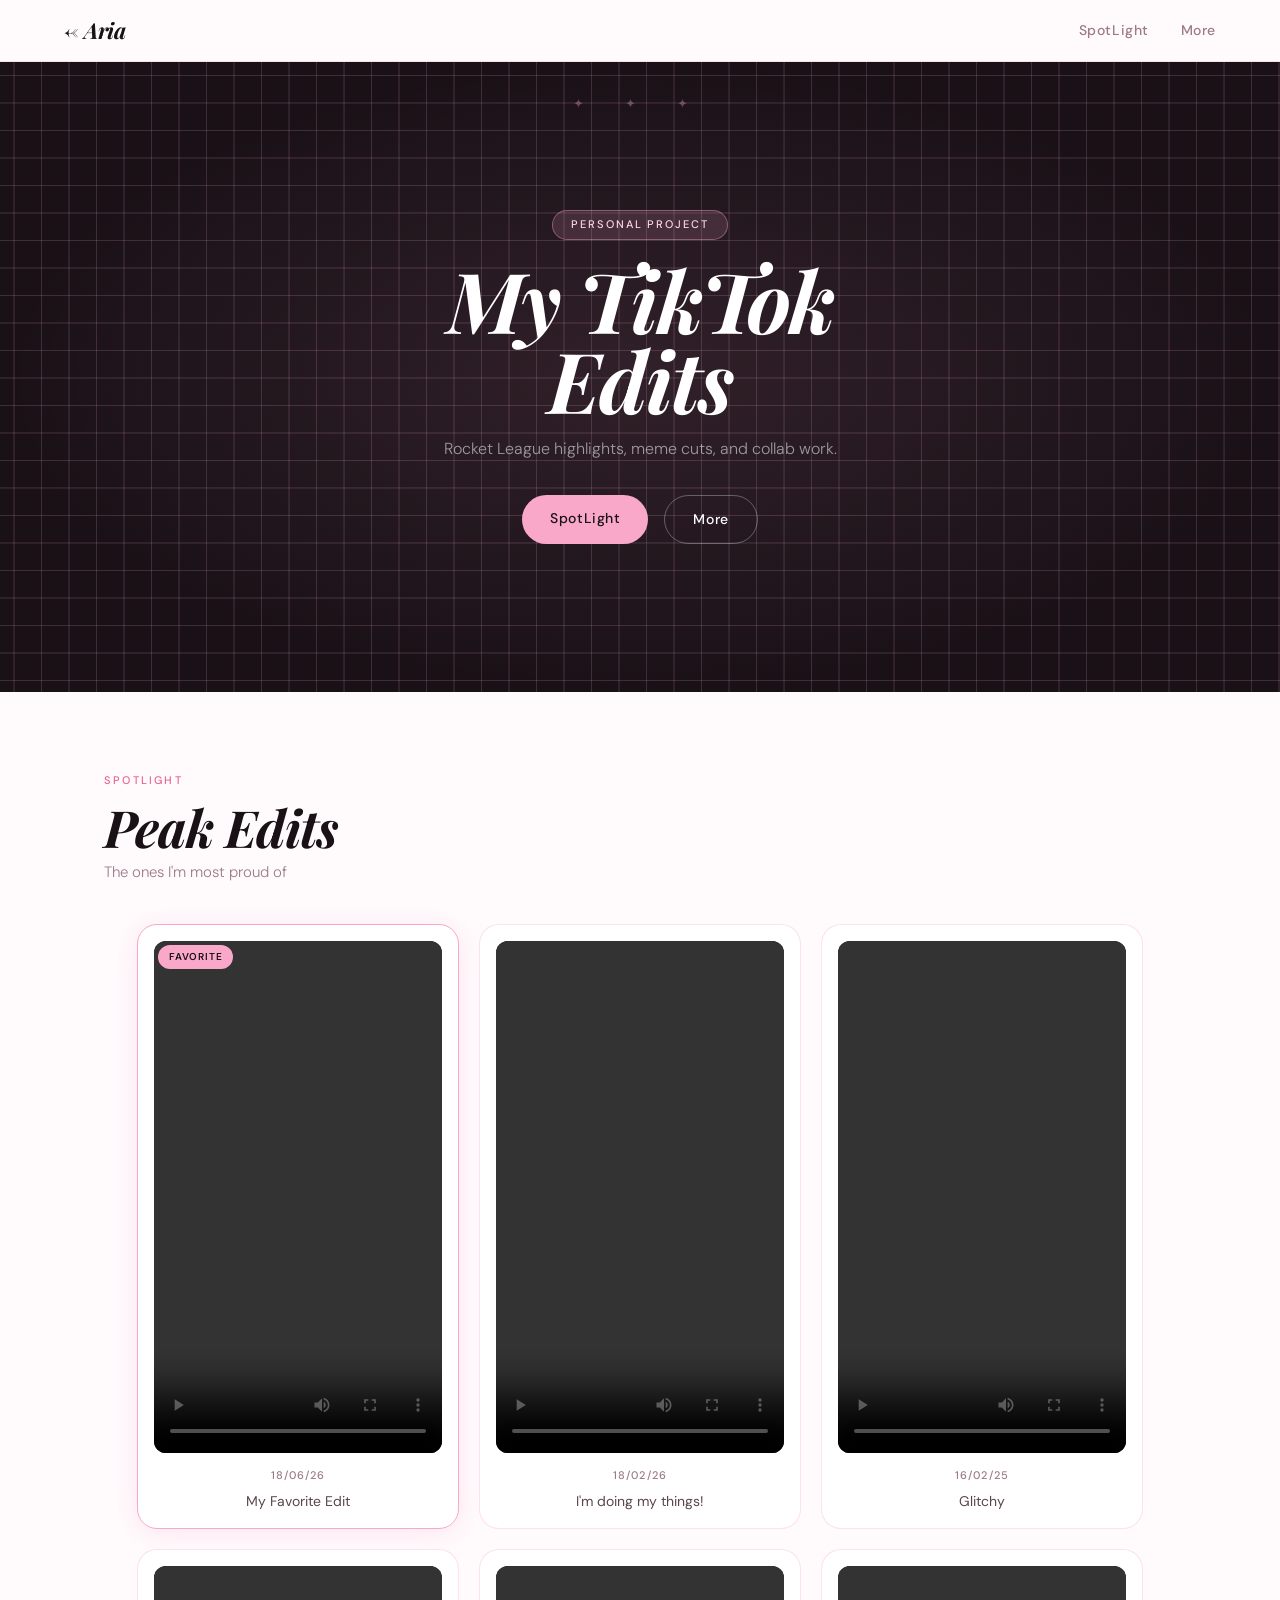
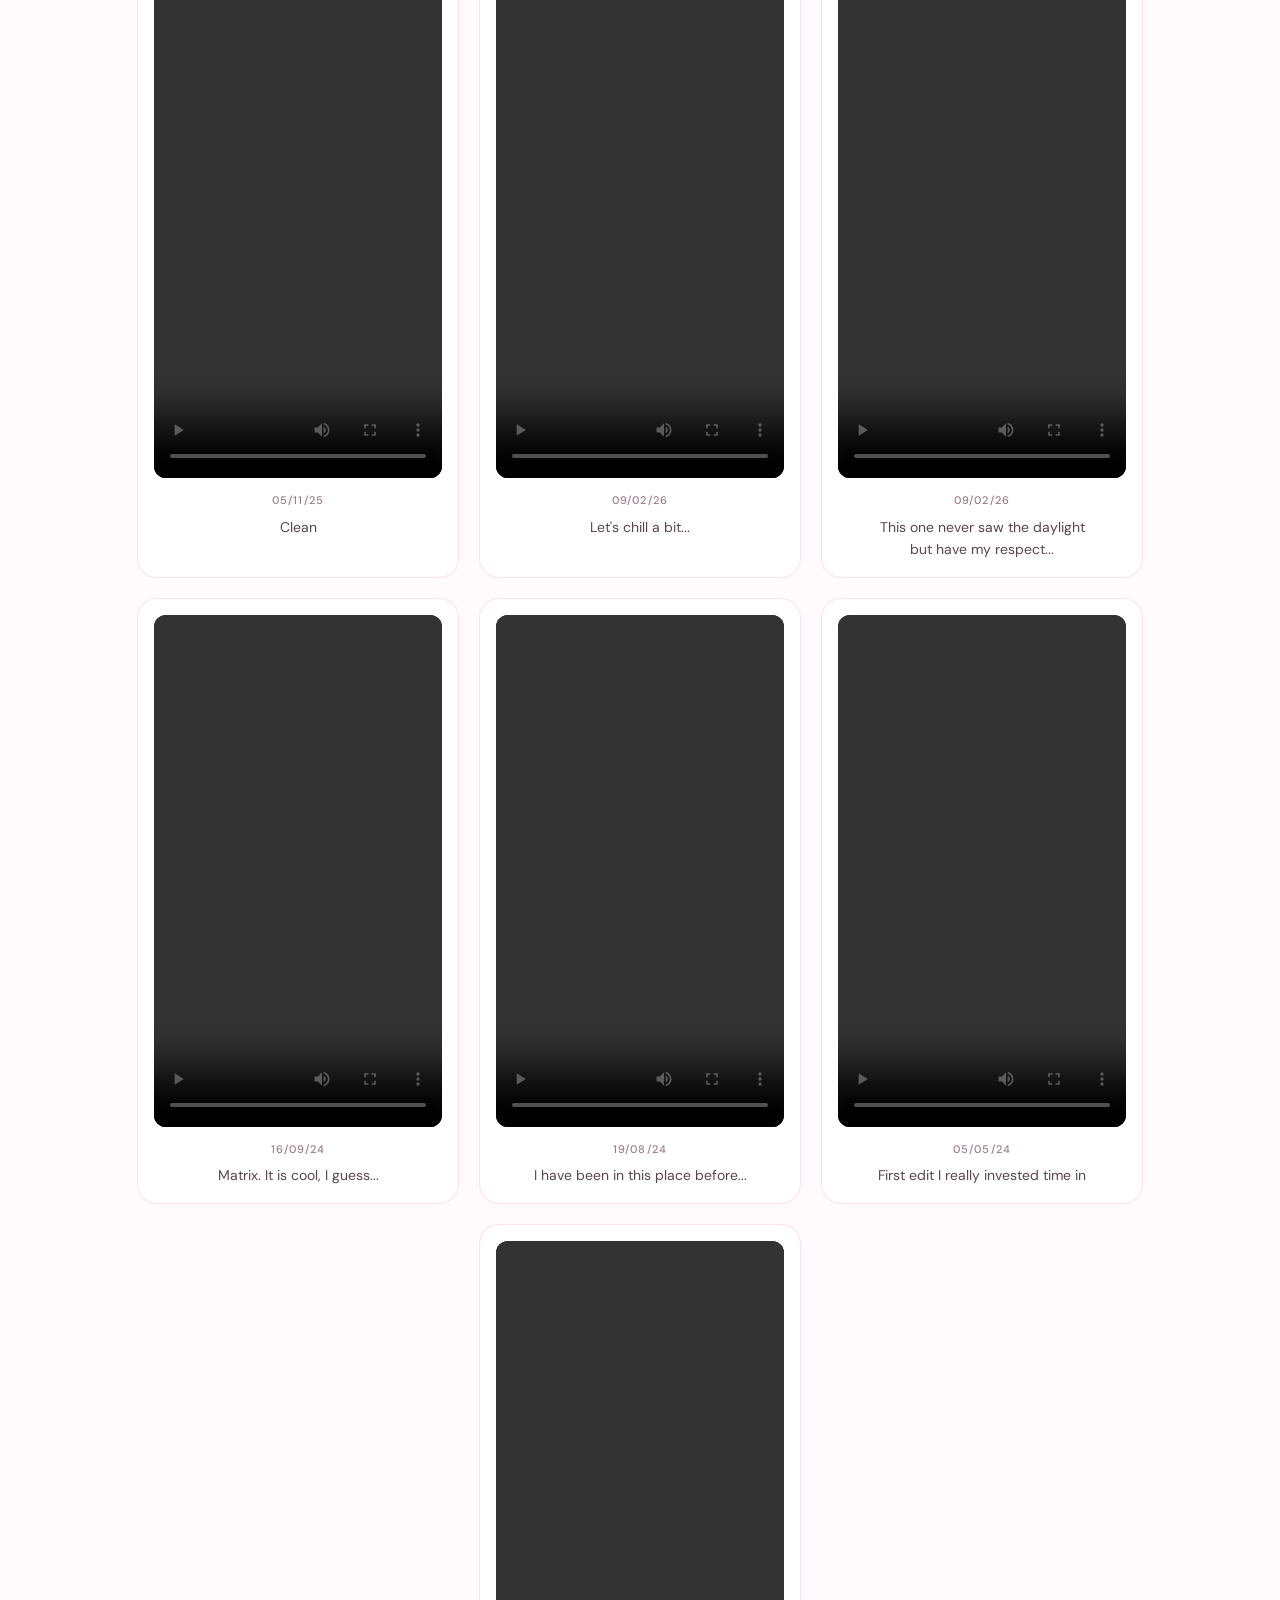
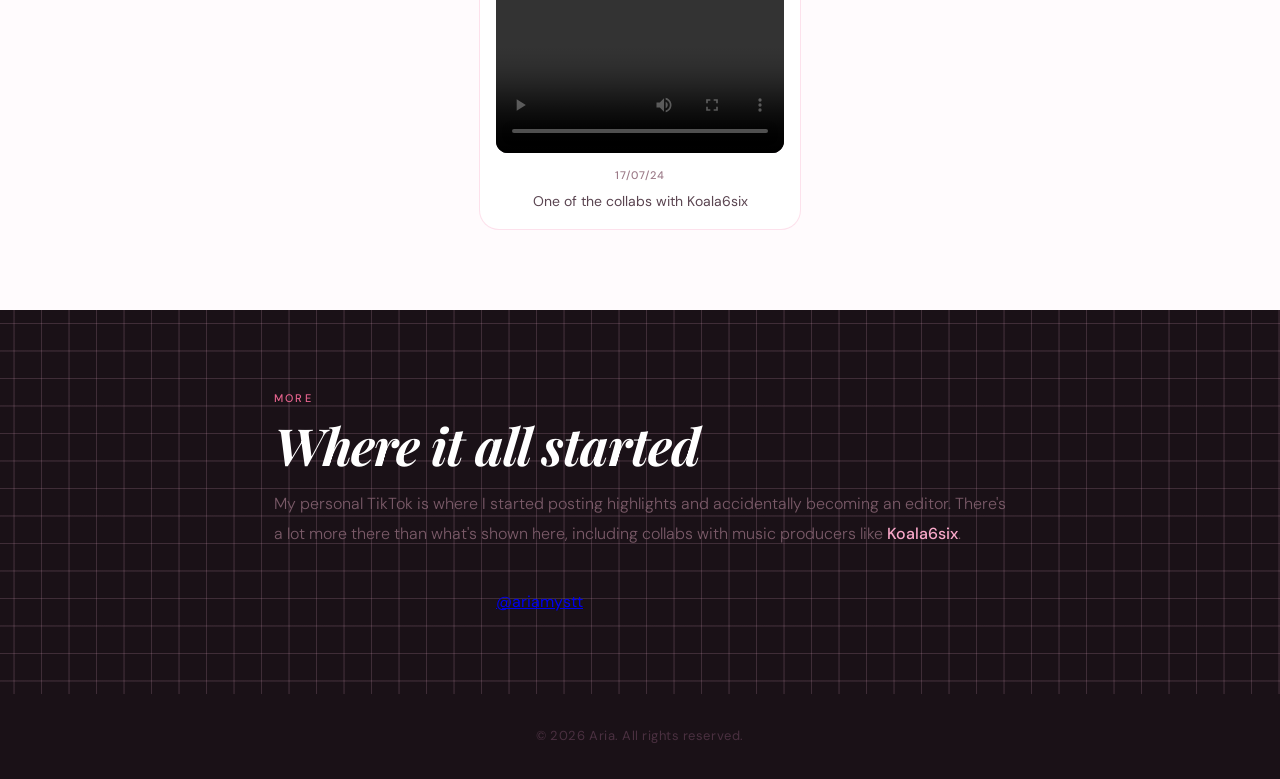
<file: works/rl/personal.html>
<!DOCTYPE html>
<html lang="en">
<head>
  <meta charset="UTF-8">
  <meta name="viewport" content="width=device-width, initial-scale=1.0">
  <link href="https://fonts.googleapis.com/css2?family=Playfair+Display:ital,wght@0,400;0,700;1,400;1,700&family=DM+Sans:wght@300;400;500&display=swap" rel="stylesheet">
  <title>Aria — Personal Project</title>
  <script defer src="../../app.js"></script>
  <style>
@import url('https://fonts.googleapis.com/css2?family=Playfair+Display:ital,wght@0,400;0,700;1,400;1,700&family=DM+Sans:wght@300;400;500&display=swap');

*{margin:0;padding:0;box-sizing:border-box}

:root{
  --pink:#f9a8c9;
  --pink-soft:#fde8f2;
  --pink-deep:#e8648f;
  --pink-pale:#fff0f7;
  --black:#1a1117;
  --black2:#2e2029;
  --white:#fffbfd;
  --grid-color:rgba(233,170,200,0.18);
  --text-muted:#9c7a88;
}

body{
  font-family:'DM Sans',sans-serif;
  background:var(--white);
  color:var(--black);
  overflow-x:hidden;
  line-height:1.6;
}

/* ── NAV ─────────────────────────────────────────────── */

nav{
  position:sticky;
  top:0;
  z-index:100;
  background:rgba(255,251,253,0.92);
  backdrop-filter:blur(12px);
  border-bottom:1px solid rgba(249,168,201,0.35);
  display:flex;
  align-items:center;
  justify-content:space-between;
  padding:0 5%;
  height:62px;
}

.nav-logo{
  font-family:'Playfair Display',serif;
  font-style:italic;
  font-size:22px;
  font-weight:700;
  color:var(--black);
  text-decoration:none;
  letter-spacing:-0.5px;
  transition:color .2s;
}

.nav-logo:hover{color:var(--pink-deep)}

.nav-links{
  display:flex;
  gap:2rem;
  align-items:center;
}

.nav-links a{
  color:var(--text-muted);
  font-size:14px;
  font-weight:500;
  text-decoration:none;
  letter-spacing:.04em;
  transition:color .2s;
}

.nav-links a:hover{color:var(--pink-deep)}

/* ── HERO ────────────────────────────────────────────── */

#hero{
  min-height:70vh;
  display:flex;
  align-items:center;
  justify-content:center;
  text-align:center;
  background:var(--black);
  background-image:
    linear-gradient(0deg,transparent 24%,var(--grid-color) 25%,var(--grid-color) 26%,transparent 27%,transparent 74%,var(--grid-color) 75%,var(--grid-color) 76%,transparent 77%,transparent),
    linear-gradient(90deg,transparent 24%,var(--grid-color) 25%,var(--grid-color) 26%,transparent 27%,transparent 74%,var(--grid-color) 75%,var(--grid-color) 76%,transparent 77%,transparent);
  background-size:55px 55px;
  position:relative;
}

#hero::after{
  content:'';
  position:absolute;
  inset:0;
  background:radial-gradient(ellipse at center,rgba(249,168,201,0.1) 0%,transparent 70%);
  pointer-events:none;
}

#hero::before{
  content:'✦  ✦  ✦';
  position:absolute;
  top:2rem;
  left:50%;
  transform:translateX(-50%);
  color:rgba(249,168,201,.35);
  font-size:13px;
  letter-spacing:1.2rem;
  z-index:1;
  pointer-events:none;
}

.hero-content{
  position:relative;
  z-index:1;
  max-width:700px;
  padding:4rem 2rem;
}

.hero-eyebrow{
  display:inline-block;
  background:rgba(249,168,201,.15);
  border:1px solid rgba(249,168,201,.4);
  color:#fcd5e9;
  font-size:11px;
  font-weight:500;
  letter-spacing:.18em;
  text-transform:uppercase;
  padding:5px 18px;
  border-radius:100px;
  margin-bottom:1.25rem;
}

.hero-content h1{
  font-family:'Playfair Display',serif;
  font-style:italic;
  font-size:clamp(42px,7vw,84px);
  font-weight:700;
  color:#fff;
  line-height:.95;
  margin-bottom:1rem;
  letter-spacing:-2px;
}

.hero-content p{
  font-size:16px;
  color:rgba(255,255,255,.55);
  margin-bottom:2rem;
  font-weight:300;
  line-height:1.75;
}

.hero-btns{
  display:flex;
  gap:1rem;
  justify-content:center;
  flex-wrap:wrap;
}

.btn-primary{
  background:var(--pink);
  color:var(--black);
  border:none;
  padding:12px 28px;
  border-radius:100px;
  font-family:'DM Sans',sans-serif;
  font-weight:500;
  font-size:14px;
  letter-spacing:.04em;
  cursor:pointer;
  transition:all .2s;
  text-decoration:none;
  display:inline-block;
}

.btn-primary:hover{
  background:var(--pink-deep);
  color:#fff;
  transform:translateY(-2px);
}

.btn-outline{
  background:transparent;
  color:#fff;
  border:1px solid rgba(255,255,255,.3);
  padding:12px 28px;
  border-radius:100px;
  font-family:'DM Sans',sans-serif;
  font-weight:500;
  font-size:14px;
  letter-spacing:.04em;
  cursor:pointer;
  transition:all .2s;
  text-decoration:none;
  display:inline-block;
}

.btn-outline:hover{
  border-color:var(--pink);
  color:var(--pink);
  transform:translateY(-2px);
}

/* ── SHARED SECTION ──────────────────────────────────── */

.section-inner{
  max-width:1200px;
  margin:0 auto;
  padding:80px 5%;
}

.section-label{
  font-size:11px;
  font-weight:500;
  letter-spacing:.2em;
  text-transform:uppercase;
  color:var(--pink-deep);
  margin-bottom:.6rem;
}

.section-sub{
  color:var(--text-muted);
  font-size:15px;
  font-weight:300;
  margin-top:.25rem;
  margin-bottom:2.5rem;
}

/* ── VIDEOS SECTION ──────────────────────────────────── */

#videos{
  background:var(--white);
}

#videos h2{
  font-family:'Playfair Display',serif;
  font-style:italic;
  font-size:clamp(30px,4vw,52px);
  font-weight:700;
  letter-spacing:-1px;
  margin-bottom:.25rem;
  color:var(--black);
  line-height:1.1;
}

.videos-grid{
  display:flex;
  flex-wrap:wrap;
  justify-content:center;
  gap:1.25rem;
}

.video-card{
  background:#fff;
  border:1px solid rgba(249,168,201,.35);
  border-radius:20px;
  padding:1rem;
  text-align:center;
  transition:transform .3s,border-color .3s,box-shadow .3s;
  position:relative;
}

.video-card:hover{
  transform:translateY(-5px);
  border-color:var(--pink-deep);
  box-shadow:0 10px 36px rgba(232,100,143,.15);
}

.video-card video{
  border-radius:12px;
  display:block;
  width:288px;
  height:512px;
  background:#1a1117;
}

.card-meta{
  padding:.5rem .25rem 0;
}

.card-meta .date{
  font-size:11px;
  font-weight:500;
  letter-spacing:.1em;
  text-transform:uppercase;
  color:var(--text-muted);
}

.card-meta .desc{
  font-size:14px;
  font-weight:400;
  color:#5a4450;
  margin-top:.25rem;
}

/* pinned card */

.video-card.pinned{
  border-color:var(--pink);
  box-shadow:0 4px 28px rgba(249,168,201,.25);
}

.pin-badge{
  position:absolute;
  top:1.25rem;
  left:1.25rem;
  background:var(--pink);
  color:var(--black);
  font-size:10px;
  font-weight:600;
  letter-spacing:.08em;
  text-transform:uppercase;
  padding:4px 11px;
  border-radius:100px;
  z-index:1;
}

.views-badge{
  background:#f5c842;
  color:#3a2a00;
}

/* ── MORE SECTION ────────────────────────────────────── */

#more{
  background:var(--black);
  background-image:
    linear-gradient(0deg,transparent 24%,var(--grid-color) 25%,var(--grid-color) 26%,transparent 27%,transparent 74%,var(--grid-color) 75%,var(--grid-color) 76%,transparent 77%,transparent),
    linear-gradient(90deg,transparent 24%,var(--grid-color) 25%,var(--grid-color) 26%,transparent 27%,transparent 74%,var(--grid-color) 75%,var(--grid-color) 76%,transparent 77%,transparent);
  background-size:55px 55px;
}

.more-inner{
  max-width:860px;
}

#more h2{
  font-family:'Playfair Display',serif;
  font-style:italic;
  font-size:clamp(30px,4vw,52px);
  font-weight:700;
  letter-spacing:-1px;
  color:#fff;
  margin-bottom:1rem;
  line-height:1.1;
}

.more-body{
  font-size:16px;
  line-height:1.85;
  color:#7a5a68;
  margin-bottom:2.5rem;
  font-weight:300;
}

.more-body a{
  color:var(--pink);
  text-decoration:none;
  font-weight:500;
}

.more-body a:hover{
  color:var(--pink-deep);
  text-decoration:underline;
}

.tiktok-wrapper{
  display:flex;
  justify-content:center;
}

/* ── ETHERA STATS ────────────────────────────────────── */

.ethera-stats{
  display:flex;
  flex-wrap:wrap;
  gap:1rem;
  margin-bottom:2.5rem;
}

.estat{
  background:rgba(249,168,201,.06);
  border:1px solid rgba(249,168,201,.18);
  border-radius:16px;
  padding:1.25rem 2rem;
  text-align:center;
  flex:1;
  min-width:140px;
}

.estat-num{
  font-family:'Playfair Display',serif;
  font-style:italic;
  font-size:38px;
  font-weight:700;
  color:var(--pink);
  line-height:1;
}

.estat-label{
  font-size:13px;
  color:#7a5a68;
  margin-top:.4rem;
  font-weight:300;
}

/* ── FOOTER ──────────────────────────────────────────── */

footer{
  background:var(--black);
  color:#4a3040;
  text-align:center;
  padding:2rem;
  font-size:13px;
  letter-spacing:.04em;
}

/* ── RESPONSIVE ──────────────────────────────────────── */

@media(max-width:600px){
  nav{padding:0 1rem}
  .nav-links{gap:1.2rem}
  .section-inner{padding:60px 1rem}
  .video-card video{width:240px;height:426px}
}
  </style>
</head>
<body>

  <nav>
    <a class="nav-logo" href="../../index">← Aria</a>
    <div class="nav-links">
      <a href="#videos">SpotLight</a>
      <a href="#more">More</a>
    </div>
  </nav>

  <section id="hero">
    <div class="hero-content">
      <span class="hero-eyebrow">Personal Project</span>
      <h1>My TikTok<br><em>Edits</em></h1>
      <p>Rocket League highlights, meme cuts, and collab work.</p>
      <div class="hero-btns">
        <a href="#videos" class="btn-primary">SpotLight</a>
        <a href="#more" class="btn-outline">More</a>
      </div>
    </div>
  </section>

  <section id="videos">
    <div class="section-inner">
      <div class="section-label">SpotLight</div>
      <h2><em>Peak Edits</em></h2>
      <p class="section-sub">The ones I'm most proud of</p>

      <div class="videos-grid">

        <div class="video-card pinned">
          <div class="pin-badge">Favorite</div>
          <video controls>
            <source src="https://github.com/AriaMystt/Editing-Portfolio/raw/refs/heads/main/resources/rl-vids/personal/03-06-2026.mp4">
          </video>
          <div class="card-meta">
            <span class="date">18/06/26</span>
            <p class="desc">My Favorite Edit</p>
          </div>
        </div>

        <div class="video-card">
          <video controls>
            <source src="https://github.com/AriaMystt/Editing-Portfolio/raw/refs/heads/main/resources/rl-vids/personal/18-02-2026.mp4">
          </video>
          <div class="card-meta">
            <span class="date">18/02/26</span>
            <p class="desc">I'm doing my things!</p>
          </div>
        </div>

        <div class="video-card">
          <video controls>
            <source src="https://github.com/aria-jpeg/editor-portfolio/raw/refs/heads/main/resources/rl-vids/personal/16-02-25.mp4">
          </video>
          <div class="card-meta">
            <span class="date">16/02/25</span>
            <p class="desc">Glitchy</p>
          </div>
        </div>

        <div class="video-card">
          <video controls>
            <source src="https://github.com/AriaMystt/Editing-Portfolio/raw/refs/heads/main/resources/rl-vids/personal/05-11-2025-1.mp4">
          </video>
          <div class="card-meta">
            <span class="date">05/11/25</span>
            <p class="desc">Clean</p>
          </div>
        </div>

        <div class="video-card">
          <video controls>
            <source src="https://github.com/AriaMystt/Editing-Portifolio/raw/refs/heads/main/resources/rl-vids/personal/03-04-2025-1.mp4">
          </video>
          <div class="card-meta">
            <span class="date">09/02/26</span>
            <p class="desc">Let's chill a bit...</p>
          </div>
        </div>

        <div class="video-card">
          <video controls>
            <source src="https://github.com/AriaMystt/Editing-Portifolio/raw/refs/heads/main/resources/rl-vids/personal/09-02-2026.mp4">
          </video>
          <div class="card-meta">
            <span class="date">09/02/26</span>
            <p class="desc">This one never saw the daylight<br>but have my respect...</p>
          </div>
        </div>

        <div class="video-card">
          <video controls>
            <source src="https://github.com/aria-jpeg/portifolio-test/raw/refs/heads/main/resources/rl-vids/personal/16-09-24.mp4">
          </video>
          <div class="card-meta">
            <span class="date">16/09/24</span>
            <p class="desc">Matrix. It is cool, I guess...</p>
          </div>
        </div>

        <div class="video-card">
          <video controls>
            <source src="https://github.com/aria-jpeg/editor-portfolio/raw/refs/heads/main/resources/rl-vids/personal/19-08-24.mp4">
          </video>
          <div class="card-meta">
            <span class="date">19/08/24</span>
            <p class="desc">I have been in this place before...</p>
          </div>
        </div>

        <div class="video-card">
          <video controls>
            <source src="https://github.com/aria-jpeg/portifolio-test/raw/refs/heads/main/resources/rl-vids/personal/05-05-24.mp4">
          </video>
          <div class="card-meta">
            <span class="date">05/05/24</span>
            <p class="desc">First edit I really invested time in</p>
          </div>
        </div>

        <div class="video-card">
          <video controls>
            <source src="https://github.com/aria-jpeg/portifolio-test/raw/refs/heads/main/resources/rl-vids/personal/17-07-24.mp4">
          </video>
          <div class="card-meta">
            <span class="date">17/07/24</span>
            <p class="desc">One of the collabs with Koala6six</p>
          </div>
        </div>
      </div>
    </div>
  </section>

  <section id="more">
    <div class="section-inner more-inner">
      <div class="section-label">More</div>
      <h2><em>Where it all started</em></h2>
      <p class="more-body">
        My personal TikTok is where I started posting highlights and accidentally becoming an editor.
        There's a lot more there than what's shown here, including collabs with music producers like
        <a href="https://soundcloud.com/koala6xis" target="_blank">Koala6six</a>.
      </p>
      <div class="tiktok-wrapper">
        <blockquote class="tiktok-embed"
          cite="https://www.tiktok.com/@ariamystt"
          data-unique-id="ariamystt"
          data-embed-type="creator"
          style="max-width:780px;min-width:288px;">
          <section><a target="_blank" href="https://www.tiktok.com/@ariamystt?refer=creator_embed">@ariamystt</a></section>
        </blockquote>
        <script async src="https://www.tiktok.com/embed.js"></script>
      </div>
    </div>
  </section>

  <footer>
    <p>&copy; <span id="yr"></span> Aria. All rights reserved.</p>
  </footer>
  <script>document.getElementById('yr').textContent = new Date().getFullYear();</script>

</body>
</html>
</file>
<file: styles.css>
@import url('https://fonts.googleapis.com/css2?family=Playfair+Display:ital,wght@0,400;0,700;1,400;1,700&family=DM+Sans:wght@300;400;500&display=swap');

*{margin:0;padding:0;box-sizing:border-box}

:root{
  --pink:#f9a8c9;
  --pink-soft:#fde8f2;
  --pink-deep:#e8648f;
  --pink-pale:#fff0f7;
  --black:#1a1117;
  --black2:#2e2029;
  --white:#fffbfd;
  --grid-color:rgba(233,170,200,0.2);
  --text-muted:#9c7a88;
}

body{
  font-family:'DM Sans',sans-serif;
  background:var(--white);
  color:var(--black);
  overflow-x:hidden;
  line-height:1.6;
}

/* ── NAV ─────────────────────────────────────────────── */

nav{
  position:sticky;
  top:0;
  z-index:100;
  background:rgba(255,251,253,0.92);
  backdrop-filter:blur(12px);
  border-bottom:1px solid rgba(249,168,201,0.35);
  display:flex;
  align-items:center;
  justify-content:space-between;
  padding:0 5%;
  height:62px;
}

.nav-logo{
  font-family:'Playfair Display',serif;
  font-style:italic;
  font-size:26px;
  font-weight:700;
  color:var(--black);
  letter-spacing:-0.5px;
}

.nav-links{
  display:flex;
  gap:2rem;
  align-items:center;
}

.nav-links a{
  color:var(--text-muted);
  font-size:14px;
  font-weight:500;
  text-decoration:none;
  letter-spacing:.04em;
  transition:color .2s;
}

.nav-links a:hover{color:var(--pink-deep)}

/* ── HERO ────────────────────────────────────────────── */

#hero{
  min-height:92vh;
  display:flex;
  align-items:center;
  justify-content:center;
  text-align:center;
  background:url('https://github.com/aria-jpeg/video-editing-portifolio/raw/refs/heads/main/images/hero-1.gif') no-repeat center center/cover;
  position:relative;
}

#hero::after{
  content:'';
  position:absolute;
  inset:0;
  background:linear-gradient(to bottom,rgba(26,17,23,.45) 0%,rgba(26,17,23,.6) 100%);
}

/* decorative bow / sparkle dots */
#hero::before{
  content:'✦  ✦  ✦';
  position:absolute;
  top:2.5rem;
  left:50%;
  transform:translateX(-50%);
  color:rgba(249,168,201,.6);
  font-size:14px;
  letter-spacing:1.2rem;
  z-index:1;
}

.hero-content{
  position:relative;
  z-index:1;
  max-width:1280px;
  padding:2rem;
}

.hero-eyebrow{
  display:inline-block;
  background:rgba(249,168,201,.18);
  border:1px solid rgba(249,168,201,.5);
  color:#fcd5e9;
  font-size:11px;
  font-weight:500;
  letter-spacing:.18em;
  text-transform:uppercase;
  padding:5px 18px;
  border-radius:100px;
  margin-bottom:1.5rem;
}

.hero-content h1{
  font-family:'Playfair Display',serif;
  font-style:italic;
  font-size:clamp(44px,8vw,96px);
  font-weight:700;
  color:#fff;
  line-height:.95;
  margin-bottom:1.25rem;
  letter-spacing:5px;
}

.hero-content p{
  font-size:17px;
  color:rgba(255,255,255,.65);
  margin-bottom:2.5rem;
  font-weight:300;
  line-height:1.7;
}

.hero-btns{
  display:flex;
  gap:1rem;
  justify-content:center;
  flex-wrap:wrap;
}

.btn-primary{
  background:var(--pink);
  color:var(--black);
  border:none;
  padding:13px 30px;
  border-radius:100px;
  font-family:'DM Sans',sans-serif;
  font-weight:500;
  font-size:14px;
  letter-spacing:.04em;
  cursor:pointer;
  transition:all .2s;
  text-decoration:none;
  display:inline-block;
}

.btn-primary:hover{
  background:var(--pink-deep);
  color:#fff;
  transform:translateY(-2px);
}

.btn-outline{
  background:transparent;
  color:#fff;
  border:1px solid rgba(255,255,255,.4);
  padding:13px 30px;
  border-radius:100px;
  font-family:'DM Sans',sans-serif;
  font-weight:500;
  font-size:14px;
  letter-spacing:.04em;
  cursor:pointer;
  transition:all .2s;
  text-decoration:none;
  display:inline-block;
}

.btn-outline:hover{
  border-color:var(--pink);
  color:var(--pink);
  transform:translateY(-2px);
}

/* ── ABOUT ───────────────────────────────────────────── */

#about{
  padding:110px 5%;
  background:var(--white);
}

.section-label{
  font-size:11px;
  font-weight:500;
  letter-spacing:.2em;
  text-transform:uppercase;
  color:var(--pink-deep);
  margin-bottom:.75rem;
}

.about-grid{
  display:grid;
  grid-template-columns:1fr 1fr;
  gap:5rem;
  align-items:center;
  max-width:1100px;
  margin:0 auto;
}

.about-text h2{
  font-family:'Playfair Display',serif;
  font-style:italic;
  font-size:clamp(34px,4vw,56px);
  font-weight:700;
  letter-spacing:-1px;
  margin-bottom:1.25rem;
  line-height:1.1;
  color:var(--black);
}

.about-text p{
  font-size:16px;
  line-height:1.85;
  color:#5a4450;
  margin-bottom:1rem;
  font-weight:300;
}

.about-text strong{
  color:var(--pink-deep);
  font-weight:500;
}

.about-tags{
  display:flex;
  flex-wrap:wrap;
  gap:.5rem;
  margin-top:1.5rem;
}

.tag{
  background:var(--pink-soft);
  color:var(--pink-deep);
  font-size:12px;
  font-weight:500;
  padding:5px 14px;
  border-radius:100px;
  letter-spacing:.03em;
  border:1px solid rgba(232,100,143,.15);
}

.about-stats{
  display:grid;
  grid-template-columns:1fr 1fr;
  gap:1rem;
}

.stat-card{
  background:var(--pink-pale);
  border:1px solid rgba(249,168,201,.4);
  border-radius:20px;
  padding:1.75rem 1.5rem;
  text-align:center;
}

.stat-num{
  font-family:'Playfair Display',serif;
  font-style:italic;
  font-size:44px;
  font-weight:700;
  color:var(--pink-deep);
  line-height:1;
}

.stat-label{
  font-size:13px;
  color:var(--text-muted);
  margin-top:.5rem;
  font-weight:400;
}

/* ── WORKS ───────────────────────────────────────────── */

#works{
  background:var(--black);
  background-image:
    linear-gradient(0deg,transparent 24%,var(--grid-color) 25%,var(--grid-color) 26%,transparent 27%,transparent 74%,var(--grid-color) 75%,var(--grid-color) 76%,transparent 77%,transparent),
    linear-gradient(90deg,transparent 24%,var(--grid-color) 25%,var(--grid-color) 26%,transparent 27%,transparent 74%,var(--grid-color) 75%,var(--grid-color) 76%,transparent 77%,transparent);
  background-size:55px 55px;
  padding:80px 5%;
}

.works-header{
  text-align:center;
  margin-bottom:3.5rem;
}

.works-header .section-label{color:var(--pink)}

.works-header h2{
  font-family:'Playfair Display',serif;
  font-style:italic;
  font-size:clamp(38px,5vw,68px);
  font-weight:700;
  color:#fff;
  letter-spacing:-1.5px;
  margin-bottom:.5rem;
  line-height:1;
}

.works-header p{
  color:#6b4e5c;
  font-size:16px;
  font-weight:300;
}

/* spotlight */

#spotlight{margin-bottom:4rem}

.spotlight-title{
  color:#fff;
  font-family:'Playfair Display',serif;
  font-style:italic;
  font-size:30px;
  font-weight:700;
  margin-bottom:.4rem;
}

.spotlight-sub{
  color:#cea9bb;
  font-size:14px;
  margin-bottom:2rem;
  font-weight:300;
}

.videos-row{
  display:flex;
  flex-wrap:wrap;
  justify-content:center;
  gap:1.5rem;
}

.video-card{
  background:#1e1118;
  border:1px solid rgba(249,168,201,.12);
  border-radius:20px;
  padding:1rem;
  text-align:center;
  transition:transform .3s,border-color .3s;
}

.video-card:hover{
  transform:translateY(-5px);
  border-color:rgba(249,168,201,.5);
}

.video-card iframe,
.video-card video{
  border-radius:12px;
  display:block;
}

.video-card .date{
  color:#6b4e5c;
  font-size:12px;
  margin-top:.6rem;
  letter-spacing:.06em;
}

.video-card .desc{
  color:#d4a8bc;
  font-size:14px;
  font-weight:400;
  margin-top:.2rem;
}

/* profiles */

.profiles-title{
  color:#fff;
  font-family:'Playfair Display',serif;
  font-style:italic;
  font-size:30px;
  font-weight:700;
  margin-bottom:.4rem;
}

.profiles-sub{
  color:#cea9bb;
  font-size:14px;
  margin-bottom:2rem;
  font-weight:300;
}

.profiles-row{
  display:flex;
  flex-wrap:wrap;
  justify-content:center;
  gap:1.5rem;
}

.profile-btn{
  width:220px;
  height:220px;
  border-radius:20px;
  border:1px solid rgba(249,168,201,.15);
  background-size:cover;
  background-position:center;
  display:flex;
  align-items:flex-end;
  cursor:pointer;
  overflow:hidden;
  position:relative;
  transition:transform .3s,border-color .3s;
  text-decoration:none;
}

.profile-btn::before{
  content:'';
  position:absolute;
  inset:0;
  background:linear-gradient(to top,rgba(26,17,23,.85) 0%,transparent 55%);
  z-index:0;
  transition:opacity .3s;
}

.profile-btn:hover{
  transform:scale(1.05);
  border-color:var(--pink);
}

.profile-label{
  position:relative;
  z-index:1;
  width:100%;
  padding:1rem;
  color:#fff;
  font-family:'Playfair Display',serif;
  font-style:italic;
  font-weight:700;
  font-size:20px;
}

/* ── CONTACT ─────────────────────────────────────────── */

#contact{
  padding:110px 5%;
  text-align:center;
  background:var(--pink-pale);
}

#contact h2{
  font-family:'Playfair Display',serif;
  font-style:italic;
  font-size:clamp(34px,4vw,56px);
  font-weight:700;
  letter-spacing:-1px;
  margin-bottom:.5rem;
  color:var(--black);
}

#contact .contact-sub{
  color:var(--text-muted);
  font-size:16px;
  margin-bottom:3rem;
  font-weight:300;
}

.contact-cards{
  display:flex;
  justify-content:center;
  gap:1.25rem;
  flex-wrap:wrap;
}

.contact-card{
  background:#fff;
  border:1px solid rgba(249,168,201,.45);
  border-radius:20px;
  padding:1.5rem 2rem;
  display:flex;
  align-items:center;
  gap:1rem;
  min-width:260px;
  transition:border-color .2s,transform .2s;
}

.contact-card:hover{
  border-color:var(--pink-deep);
  transform:translateY(-2px);
}

.contact-icon{
  width:44px;
  height:44px;
  border-radius:14px;
  background:var(--pink-soft);
  display:flex;
  align-items:center;
  justify-content:center;
  flex-shrink:0;
}

.contact-icon img{
  width:22px;
  height:22px;
  object-fit:contain;
}

.contact-info .label{
  font-size:11px;
  font-weight:500;
  letter-spacing:.1em;
  text-transform:uppercase;
  color:var(--text-muted);
  margin-bottom:.2rem;
}

.contact-info .value{
  font-size:15px;
  font-weight:500;
  color:var(--black);
}

/* ── FOOTER ──────────────────────────────────────────── */

footer{
  background:var(--black);
  color:#4a3040;
  text-align:center;
  padding:2rem;
  font-size:13px;
  letter-spacing:.04em;
}

/* ── RESPONSIVE ──────────────────────────────────────── */

@media(max-width:700px){
  .about-grid{grid-template-columns:1fr}
  .about-stats{grid-template-columns:1fr 1fr}
  nav{padding:0 1rem}
  .nav-links{gap:1.2rem}
  #about,#contact{padding:60px 5%}
  #works{padding:60px 5%}
}
</file>
<file: works/works-styles.css>
@import url('https://fonts.googleapis.com/css2?family=Playfair+Display:ital,wght@0,400;0,700;1,400;1,700&family=DM+Sans:wght@300;400;500&display=swap');

*{margin:0;padding:0;box-sizing:border-box}

:root{
  --pink:#f9a8c9;
  --pink-soft:#fde8f2;
  --pink-deep:#e8648f;
  --pink-pale:#fff0f7;
  --black:#1a1117;
  --black2:#2e2029;
  --white:#fffbfd;
  --grid-color:rgba(233,170,200,0.18);
  --text-muted:#9c7a88;
}

body{
  font-family:'DM Sans',sans-serif;
  background:var(--white);
  color:var(--black);
  overflow-x:hidden;
  line-height:1.6;
}

/* ── NAV ─────────────────────────────────────────────── */

nav{
  position:sticky;
  top:0;
  z-index:100;
  background:rgba(255,251,253,0.92);
  backdrop-filter:blur(12px);
  border-bottom:1px solid rgba(249,168,201,0.35);
  display:flex;
  align-items:center;
  justify-content:space-between;
  padding:0 5%;
  height:62px;
}

.nav-logo{
  font-family:'Playfair Display',serif;
  font-style:italic;
  font-size:22px;
  font-weight:700;
  color:var(--black);
  text-decoration:none;
  letter-spacing:-0.5px;
  transition:color .2s;
}

.nav-logo:hover{color:var(--pink-deep)}

.nav-links{
  display:flex;
  gap:2rem;
  align-items:center;
}

.nav-links a{
  color:var(--text-muted);
  font-size:14px;
  font-weight:500;
  text-decoration:none;
  letter-spacing:.04em;
  transition:color .2s;
}

.nav-links a:hover{color:var(--pink-deep)}

/* ── HERO ────────────────────────────────────────────── */

#hero{
  min-height:70vh;
  display:flex;
  align-items:center;
  justify-content:center;
  text-align:center;
  background:var(--black);
  background-image:
    linear-gradient(0deg,transparent 24%,var(--grid-color) 25%,var(--grid-color) 26%,transparent 27%,transparent 74%,var(--grid-color) 75%,var(--grid-color) 76%,transparent 77%,transparent),
    linear-gradient(90deg,transparent 24%,var(--grid-color) 25%,var(--grid-color) 26%,transparent 27%,transparent 74%,var(--grid-color) 75%,var(--grid-color) 76%,transparent 77%,transparent);
  background-size:55px 55px;
  position:relative;
}

#hero::after{
  content:'';
  position:absolute;
  inset:0;
  background:radial-gradient(ellipse at center,rgba(249,168,201,0.1) 0%,transparent 70%);
  pointer-events:none;
}

#hero::before{
  content:'✦  ✦  ✦';
  position:absolute;
  top:2rem;
  left:50%;
  transform:translateX(-50%);
  color:rgba(249,168,201,.35);
  font-size:13px;
  letter-spacing:1.2rem;
  z-index:1;
  pointer-events:none;
}

.hero-content{
  position:relative;
  z-index:1;
  max-width:700px;
  padding:4rem 2rem;
}

.hero-eyebrow{
  display:inline-block;
  background:rgba(249,168,201,.15);
  border:1px solid rgba(249,168,201,.4);
  color:#fcd5e9;
  font-size:11px;
  font-weight:500;
  letter-spacing:.18em;
  text-transform:uppercase;
  padding:5px 18px;
  border-radius:100px;
  margin-bottom:1.25rem;
}

.hero-content h1{
  font-family:'Playfair Display',serif;
  font-style:italic;
  font-size:clamp(42px,7vw,84px);
  font-weight:700;
  color:#fff;
  line-height:.95;
  margin-bottom:1rem;
  letter-spacing:-2px;
}

.hero-content p{
  font-size:16px;
  color:rgba(255,255,255,.55);
  margin-bottom:2rem;
  font-weight:300;
  line-height:1.75;
}

.hero-btns{
  display:flex;
  gap:1rem;
  justify-content:center;
  flex-wrap:wrap;
}

.btn-primary{
  background:var(--pink);
  color:var(--black);
  border:none;
  padding:12px 28px;
  border-radius:100px;
  font-family:'DM Sans',sans-serif;
  font-weight:500;
  font-size:14px;
  letter-spacing:.04em;
  cursor:pointer;
  transition:all .2s;
  text-decoration:none;
  display:inline-block;
}

.btn-primary:hover{
  background:var(--pink-deep);
  color:#fff;
  transform:translateY(-2px);
}

.btn-outline{
  background:transparent;
  color:#fff;
  border:1px solid rgba(255,255,255,.3);
  padding:12px 28px;
  border-radius:100px;
  font-family:'DM Sans',sans-serif;
  font-weight:500;
  font-size:14px;
  letter-spacing:.04em;
  cursor:pointer;
  transition:all .2s;
  text-decoration:none;
  display:inline-block;
}

.btn-outline:hover{
  border-color:var(--pink);
  color:var(--pink);
  transform:translateY(-2px);
}

/* ── SHARED SECTION ──────────────────────────────────── */

.section-inner{
  max-width:1200px;
  margin:0 auto;
  padding:80px 5%;
}

.section-label{
  font-size:11px;
  font-weight:500;
  letter-spacing:.2em;
  text-transform:uppercase;
  color:var(--pink-deep);
  margin-bottom:.6rem;
}

.section-sub{
  color:var(--text-muted);
  font-size:15px;
  font-weight:300;
  margin-top:.25rem;
  margin-bottom:2.5rem;
}

/* ── VIDEOS SECTION ──────────────────────────────────── */

#videos{
  background:var(--white);
}

#videos h2{
  font-family:'Playfair Display',serif;
  font-style:italic;
  font-size:clamp(30px,4vw,52px);
  font-weight:700;
  letter-spacing:-1px;
  margin-bottom:.25rem;
  color:var(--black);
  line-height:1.1;
}

.videos-grid{
  display:flex;
  flex-wrap:wrap;
  justify-content:center;
  gap:1.25rem;
}

.video-card{
  background:#fff;
  border:1px solid rgba(249,168,201,.35);
  border-radius:20px;
  padding:1rem;
  text-align:center;
  transition:transform .3s,border-color .3s,box-shadow .3s;
  position:relative;
}

.video-card:hover{
  transform:translateY(-5px);
  border-color:var(--pink-deep);
  box-shadow:0 10px 36px rgba(232,100,143,.15);
}

.video-card video{
  border-radius:12px;
  display:block;
  width:288px;
  height:512px;
  background:#1a1117;
}

.card-meta{
  padding:.5rem .25rem 0;
}

.card-meta .date{
  font-size:11px;
  font-weight:500;
  letter-spacing:.1em;
  text-transform:uppercase;
  color:var(--text-muted);
}

.card-meta .desc{
  font-size:14px;
  font-weight:400;
  color:#5a4450;
  margin-top:.25rem;
}

/* pinned card */

.video-card.pinned{
  border-color:var(--pink);
  box-shadow:0 4px 28px rgba(249,168,201,.25);
}

.pin-badge{
  position:absolute;
  top:1.25rem;
  left:1.25rem;
  background:var(--pink);
  color:var(--black);
  font-size:10px;
  font-weight:600;
  letter-spacing:.08em;
  text-transform:uppercase;
  padding:4px 11px;
  border-radius:100px;
  z-index:1;
}

.views-badge{
  background:#f5c842;
  color:#3a2a00;
}

/* ── MORE SECTION ────────────────────────────────────── */

#more{
  background:var(--black);
  background-image:
    linear-gradient(0deg,transparent 24%,var(--grid-color) 25%,var(--grid-color) 26%,transparent 27%,transparent 74%,var(--grid-color) 75%,var(--grid-color) 76%,transparent 77%,transparent),
    linear-gradient(90deg,transparent 24%,var(--grid-color) 25%,var(--grid-color) 26%,transparent 27%,transparent 74%,var(--grid-color) 75%,var(--grid-color) 76%,transparent 77%,transparent);
  background-size:55px 55px;
}

.more-inner{
  max-width:860px;
}

#more h2{
  font-family:'Playfair Display',serif;
  font-style:italic;
  font-size:clamp(30px,4vw,52px);
  font-weight:700;
  letter-spacing:-1px;
  color:#fff;
  margin-bottom:1rem;
  line-height:1.1;
}

.more-body{
  font-size:16px;
  line-height:1.85;
  color:#7a5a68;
  margin-bottom:2.5rem;
  font-weight:300;
}

.more-body a{
  color:var(--pink);
  text-decoration:none;
  font-weight:500;
}

.more-body a:hover{
  color:var(--pink-deep);
  text-decoration:underline;
}

.tiktok-wrapper{
  display:flex;
  justify-content:center;
}

/* ── ETHERA STATS ────────────────────────────────────── */

.ethera-stats{
  display:flex;
  flex-wrap:wrap;
  gap:1rem;
  margin-bottom:2.5rem;
}

.estat{
  background:rgba(249,168,201,.06);
  border:1px solid rgba(249,168,201,.18);
  border-radius:16px;
  padding:1.25rem 2rem;
  text-align:center;
  flex:1;
  min-width:140px;
}

.estat-num{
  font-family:'Playfair Display',serif;
  font-style:italic;
  font-size:38px;
  font-weight:700;
  color:var(--pink);
  line-height:1;
}

.estat-label{
  font-size:13px;
  color:#7a5a68;
  margin-top:.4rem;
  font-weight:300;
}

/* ── FOOTER ──────────────────────────────────────────── */

footer{
  background:var(--black);
  color:#4a3040;
  text-align:center;
  padding:2rem;
  font-size:13px;
  letter-spacing:.04em;
}

/* ── RESPONSIVE ──────────────────────────────────────── */

@media(max-width:600px){
  nav{padding:0 1rem}
  .nav-links{gap:1.2rem}
  .section-inner{padding:60px 1rem}
  .video-card video{width:240px;height:426px}
}
</file>
